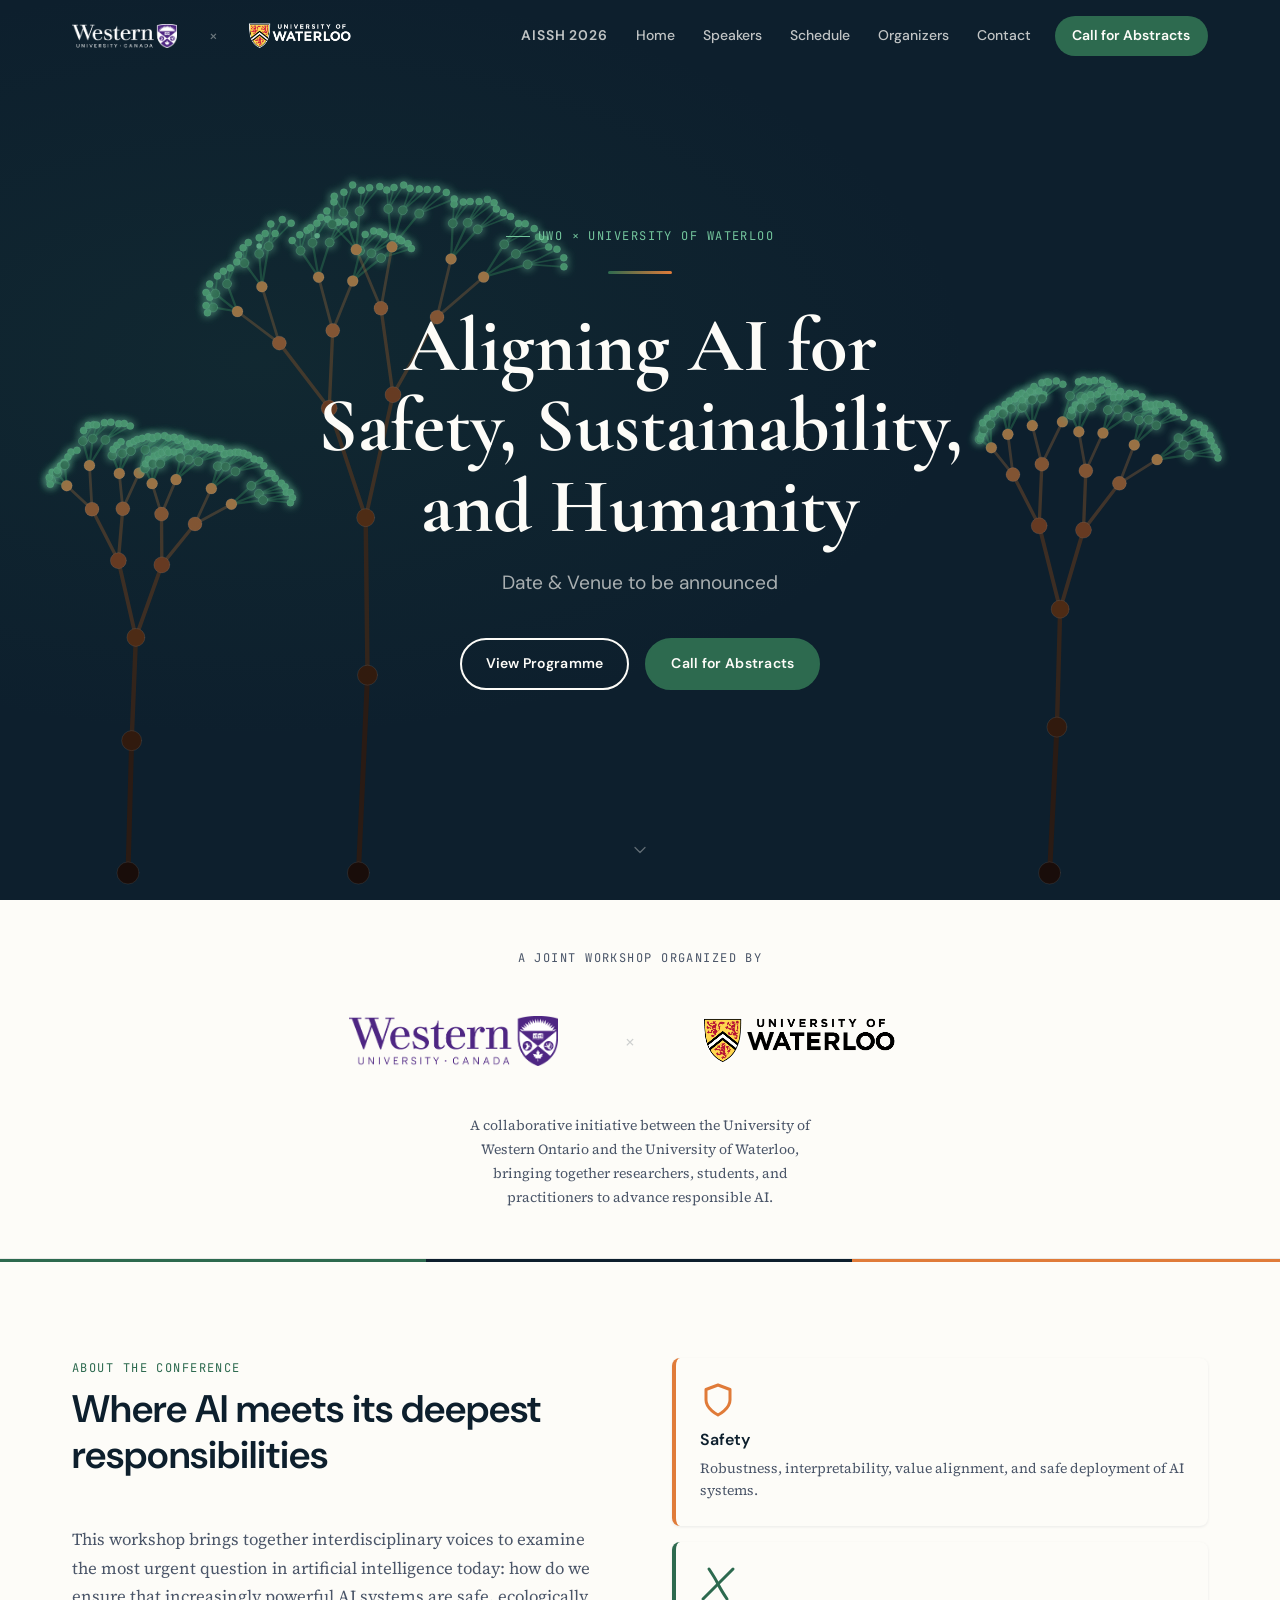
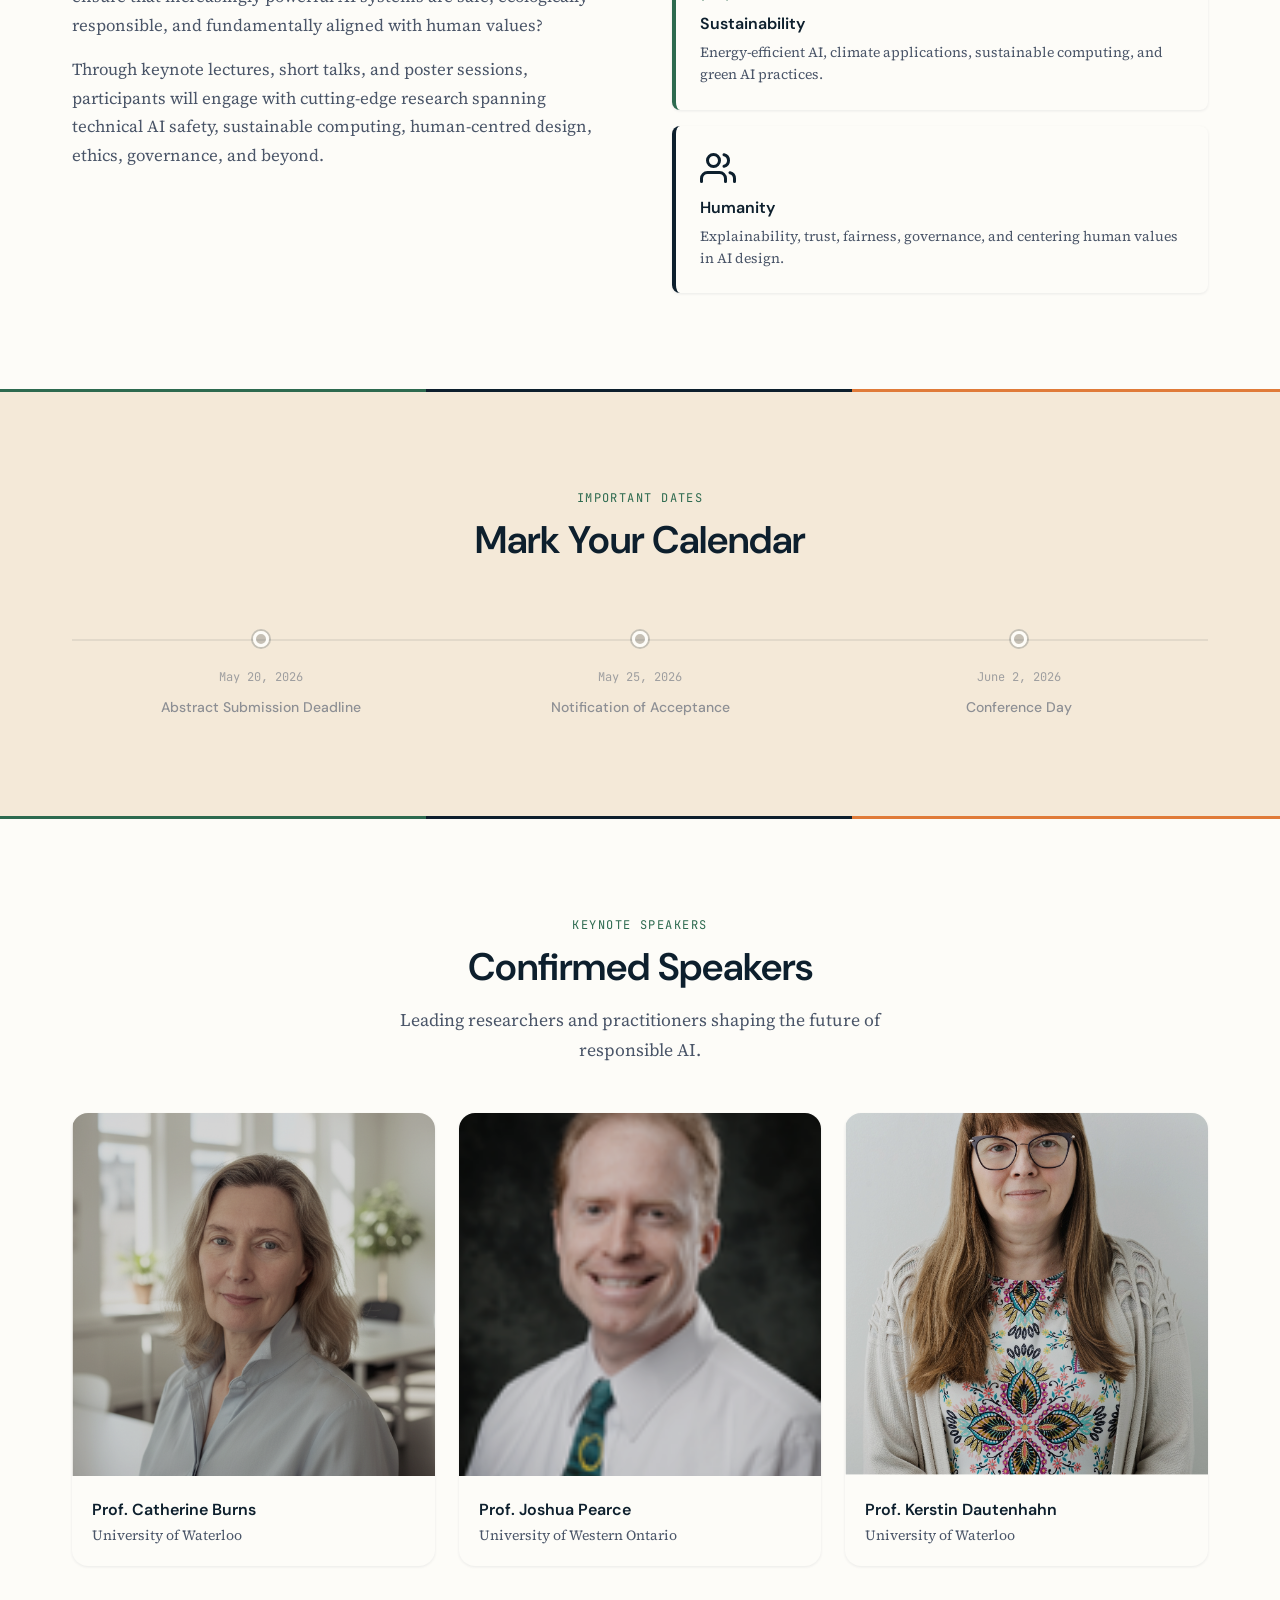
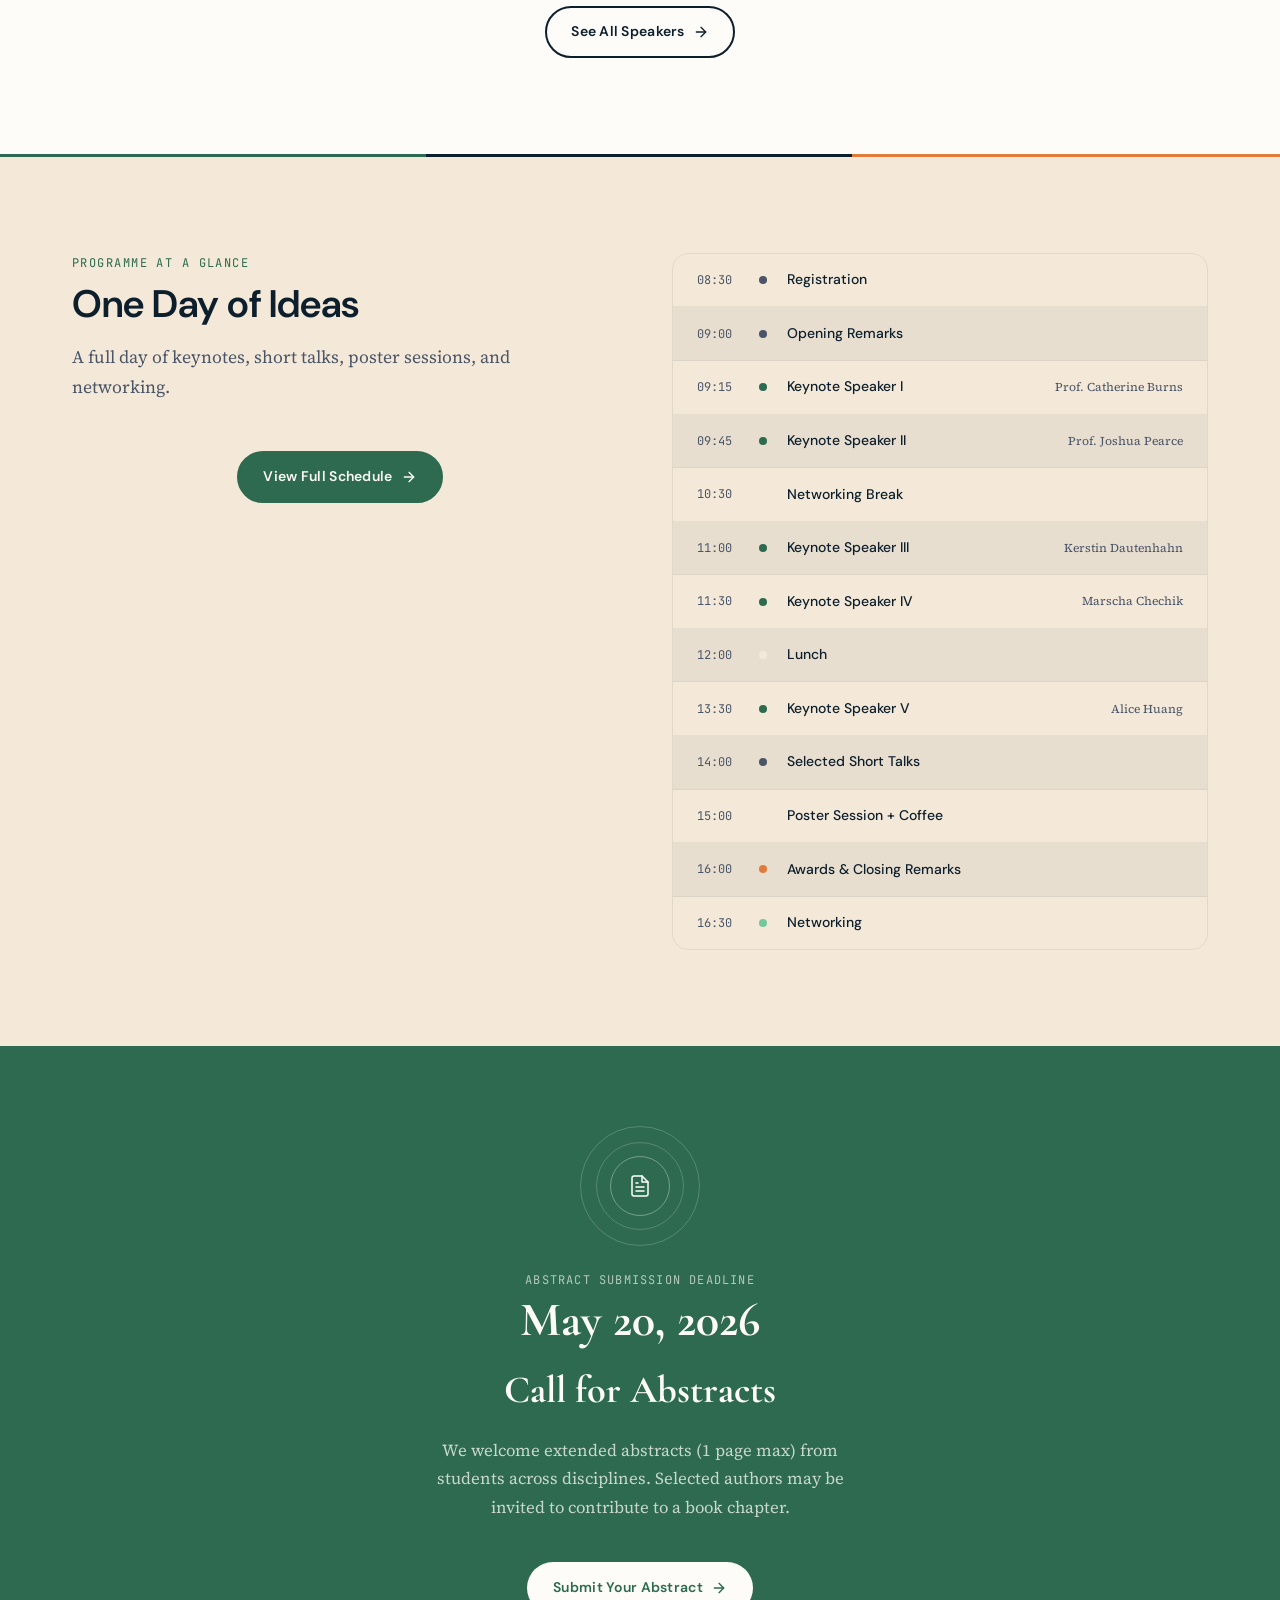
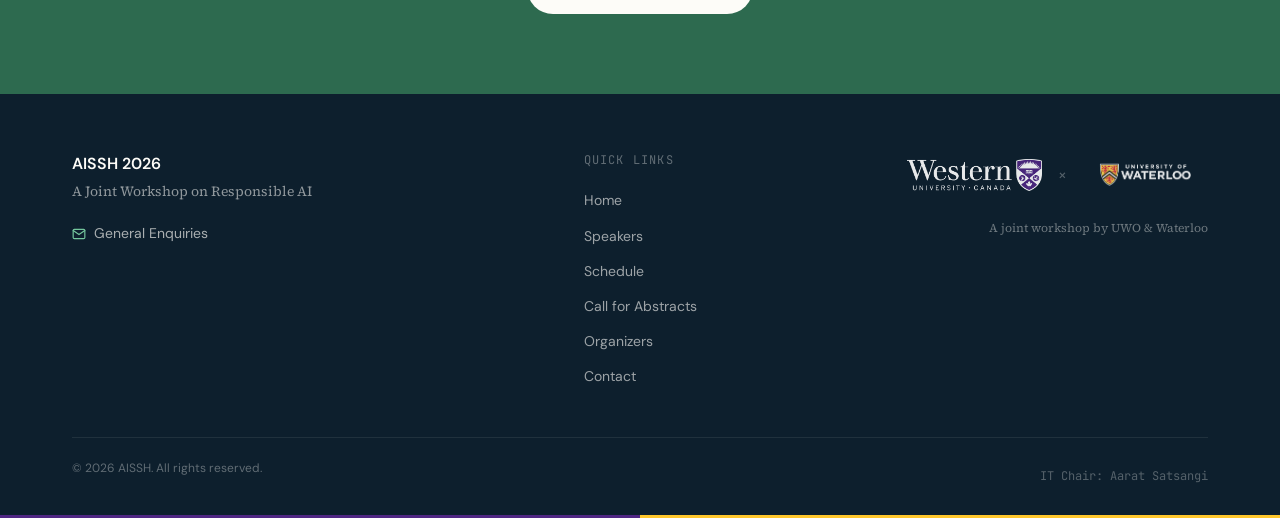
<file: index.html>
<!DOCTYPE html>
<html lang="en">

<head>
  <meta charset="UTF-8">
  <meta name="viewport" content="width=device-width, initial-scale=1.0">
  <meta name="description"
    content="Aligning AI for Safety, Sustainability, and Humanity — a joint workshop by the University of Western Ontario and University of Waterloo.">
  <title>AISSH 2026 — Aligning AI for Safety, Sustainability, and Humanity</title>

  <!-- Fonts -->
  <link rel="preconnect" href="https://fonts.googleapis.com">
  <link rel="preconnect" href="https://fonts.gstatic.com" crossorigin>
  <link
    href="https://fonts.googleapis.com/css2?family=Cormorant+Garamond:wght@600;700&family=DM+Sans:ital,opsz,wght@0,9..40,400;0,9..40,500;0,9..40,600;1,9..40,400&family=Source+Serif+4:ital,opsz,wght@0,8..60,400;0,8..60,600;1,8..60,400&family=JetBrains+Mono:wght@400&display=swap"
    rel="stylesheet">

  <!-- CSS -->
  <link rel="stylesheet" href="css/variables.css">
  <link rel="stylesheet" href="css/base.css">
  <link rel="stylesheet" href="css/layout.css">
  <link rel="stylesheet" href="css/animations.css">
  <link rel="stylesheet" href="css/header.css">
  <link rel="stylesheet" href="css/footer.css">
  <link rel="stylesheet" href="css/hero.css">
  <link rel="stylesheet" href="css/home.css">
</head>

<body class="page-home">

  <!-- ══ HEADER ══════════════════════════════════════════════ -->
  <header class="site-header" role="banner">
    <div class="site-header__inner">
      <a href="index.html" class="site-header__logos" aria-label="AISSH 2026 — Home">
        <img src="assets/logos/uwo-logo-rev.png" alt="University of Western Ontario" class="site-header__logo-img">
        <span class="site-header__logo-sep" aria-hidden="true">×</span>
        <img src="assets/logos/waterloo-logo-rev.png" alt="University of Waterloo" class="site-header__logo-img">
      </a>

      <span class="site-header__wordmark" aria-hidden="true">AISSH 2026</span>

      <nav class="site-nav" aria-label="Main navigation">
        <a href="index.html" class="site-nav__link" data-nav-link>Home</a>
        <a href="speakers.html" class="site-nav__link" data-nav-link>Speakers</a>
        <a href="schedule.html" class="site-nav__link" data-nav-link>Schedule</a>
        <a href="organizers.html" class="site-nav__link" data-nav-link>Organizers</a>
        <a href="contact.html" class="site-nav__link" data-nav-link>Contact</a>
        <a href="call-for-abstracts.html" class="site-nav__link site-nav__cta" data-nav-link>Call for Abstracts</a>
      </nav>

      <button class="site-header__hamburger" aria-label="Open navigation menu" aria-expanded="false"
        aria-controls="mobile-nav">
        <span></span><span></span><span></span>
      </button>
    </div>
  </header>

  <!-- ══ MOBILE NAV ══════════════════════════════════════════ -->
  <nav id="mobile-nav" class="site-nav__mobile" aria-label="Mobile navigation">
    <a href="index.html" class="site-nav__mobile-link" data-nav-link>Home</a>
    <a href="speakers.html" class="site-nav__mobile-link" data-nav-link>Speakers</a>
    <a href="schedule.html" class="site-nav__mobile-link" data-nav-link>Schedule</a>
    <a href="organizers.html" class="site-nav__mobile-link" data-nav-link>Organizers</a>
    <a href="contact.html" class="site-nav__mobile-link" data-nav-link>Contact</a>
    <a href="call-for-abstracts.html" class="site-nav__mobile-cta">Call for Abstracts</a>
  </nav>

  <main id="main-content">

    <!-- ══ § HERO ══════════════════════════════════════════ -->
    <section class="hero" aria-label="Conference hero">

      <!-- Neural-tree canvas (right half, decorative) -->
      <canvas id="tree-canvas" class="hero__canvas" aria-hidden="true"></canvas>

      <div class="hero__content">
        <span class="hero__eyebrow anim-fade-up">UWO × University of Waterloo</span>
        <span class="hero__accent anim-fade-up anim-delay-1" aria-hidden="true"></span>

        <h1 class="hero__headline anim-fade-up anim-delay-2">
          Aligning AI for Safety, Sustainability, and Humanity
        </h1>

        <p class="hero__subline anim-fade-up anim-delay-3" id="hero-date">
          Date &amp; Venue to be announced
        </p>

        <div class="hero__ctas anim-fade-up anim-delay-4">
          <a href="schedule.html" class="btn btn-outline" id="hero-cta-schedule">View Programme</a>
          <a href="call-for-abstracts.html" class="btn btn-primary" id="hero-cta-submit">Call for Abstracts</a>
        </div>
      </div>

      <a href="#hosted-by" class="hero__scroll" aria-label="Scroll down">
        <svg xmlns="http://www.w3.org/2000/svg" width="20" height="20" viewBox="0 0 24 24" fill="none"
          stroke="currentColor" stroke-width="1.5" stroke-linecap="round" stroke-linejoin="round" aria-hidden="true">
          <polyline points="6 9 12 15 18 9" />
        </svg>
      </a>
    </section>

    <!-- ══ § HOSTED BY ══════════════════════════════════════════ -->
    <section class="hosted-by" id="hosted-by" aria-label="Hosted by">
      <div class="container">
        <div class="hosted-by__inner">
          <span class="hosted-by__label">A joint workshop organized by</span>
          <div class="hosted-by__logos">
            <img src="assets/logos/uwo-logo.png" alt="University of Western Ontario" class="hosted-by__logo">
            <span class="hosted-by__sep" aria-hidden="true">×</span>
            <img src="assets/logos/waterloo-logo.png" alt="University of Waterloo" class="hosted-by__logo">
          </div>
          <p class="hosted-by__description">
            A collaborative initiative between the University of Western Ontario and the University of Waterloo,
            bringing together researchers, students, and practitioners to advance responsible AI.
          </p>
        </div>
      </div>
    </section>

    <hr class="split-rule section-divider" aria-hidden="true">

    <!-- ══ § ABOUT ═══════════════════════════════════════════════ -->
    <section class="section" id="about" aria-labelledby="about-title">
      <div class="container">
        <div class="two-col">
          <!-- Left: description -->
          <div>
            <div class="section-header reveal">
              <span class="section-label">About the Conference</span>
              <h2 class="section-title" id="about-title">Where AI meets its deepest responsibilities</h2>
            </div>
            <p class="about__description reveal anim-delay-1">
              This workshop brings together interdisciplinary voices to examine the most urgent question
              in artificial intelligence today: how do we ensure that increasingly powerful AI systems
              are safe, ecologically responsible, and fundamentally aligned with human values?
            </p>
            <p class="about__description reveal anim-delay-2" style="margin-top:1rem;">
              Through keynote lectures, short talks, and poster sessions, participants will engage
              with cutting-edge research spanning technical AI safety, sustainable computing,
              human-centred design, ethics, governance, and beyond.
            </p>
          </div>

          <!-- Right: pillar cards -->
          <div class="about__pillars">
            <article class="pillar-card pillar-card--safety reveal">
              <svg class="pillar-card__icon" xmlns="http://www.w3.org/2000/svg" viewBox="0 0 24 24" fill="none"
                stroke="currentColor" stroke-width="2" stroke-linecap="round" stroke-linejoin="round"
                aria-hidden="true">
                <path d="M12 22s8-4 8-10V5l-8-3-8 3v7c0 6 8 10 8 10z" />
              </svg>
              <h3 class="pillar-card__title">Safety</h3>
              <p class="pillar-card__desc">Robustness, interpretability, value alignment, and safe deployment of AI
                systems.</p>
            </article>
            <article class="pillar-card pillar-card--sustain reveal anim-delay-1">
              <svg class="pillar-card__icon" xmlns="http://www.w3.org/2000/svg" viewBox="0 0 24 24" fill="none"
                stroke="currentColor" stroke-width="2" stroke-linecap="round" stroke-linejoin="round"
                aria-hidden="true">
                <path d="M2 22 C2 22 7 17 12 12 C17 7 22 2 22 2" />
                <path d="M6 2 C6 2 10 8 12 12 C14 16 18 22 18 22" />
              </svg>
              <h3 class="pillar-card__title">Sustainability</h3>
              <p class="pillar-card__desc">Energy-efficient AI, climate applications, sustainable computing, and green
                AI practices.</p>
            </article>
            <article class="pillar-card pillar-card--humanity reveal anim-delay-2">
              <svg class="pillar-card__icon" xmlns="http://www.w3.org/2000/svg" viewBox="0 0 24 24" fill="none"
                stroke="currentColor" stroke-width="2" stroke-linecap="round" stroke-linejoin="round"
                aria-hidden="true">
                <path d="M17 21v-2a4 4 0 0 0-4-4H5a4 4 0 0 0-4 4v2" />
                <circle cx="9" cy="7" r="4" />
                <path d="M23 21v-2a4 4 0 0 0-3-3.87" />
                <path d="M16 3.13a4 4 0 0 1 0 7.75" />
              </svg>
              <h3 class="pillar-card__title">Humanity</h3>
              <p class="pillar-card__desc">Explainability, trust, fairness, governance, and centering human values in AI
                design.</p>
            </article>
          </div>
        </div>
      </div>
    </section>

    <hr class="split-rule section-divider" aria-hidden="true">

    <!-- ══ § KEY DATES ═══════════════════════════════════════════ -->
    <section class="section section--sand" id="key-dates" aria-labelledby="dates-title">
      <div class="container">
        <div class="section-header section-header--center reveal">
          <span class="section-label">Important Dates</span>
          <h2 class="section-title" id="dates-title">Mark Your Calendar</h2>
        </div>
        <div class="key-dates__timeline" id="key-dates-list" aria-label="Key dates timeline">
          <!-- Injected by home.js -->
          <p class="text-center" style="color:var(--color-slate); padding:2rem 0;">Loading dates…</p>
        </div>
      </div>
    </section>

    <hr class="split-rule section-divider" aria-hidden="true">

    <!-- ══ § KEYNOTE SPEAKERS PREVIEW ══════════════════════════ -->
    <section class="section" id="speakers" aria-labelledby="speakers-preview-title">
      <div class="container">
        <div class="section-header section-header--center reveal">
          <span class="section-label">Keynote Speakers</span>
          <h2 class="section-title" id="speakers-preview-title">Confirmed Speakers</h2>
          <p class="section-subtitle">Leading researchers and practitioners shaping the future of responsible AI.</p>
        </div>
        <div class="card-grid card-grid--4" id="speakers-preview-grid" aria-label="Speaker preview cards">
          <!-- Injected by home.js -->
        </div>
        <div class="speaker-preview__see-all reveal">
          <a href="speakers.html" class="btn btn-outline-dark" id="see-all-speakers-link">
            See All Speakers
            <svg xmlns="http://www.w3.org/2000/svg" width="16" height="16" viewBox="0 0 24 24" fill="none"
              stroke="currentColor" stroke-width="2" stroke-linecap="round" stroke-linejoin="round" aria-hidden="true">
              <line x1="5" y1="12" x2="19" y2="12" />
              <polyline points="12 5 19 12 12 19" />
            </svg>
          </a>
        </div>
      </div>
    </section>

    <hr class="split-rule section-divider" aria-hidden="true">

    <!-- ══ § QUICK SCHEDULE ════════════════════════════════════ -->
    <section class="section section--sand" id="quick-schedule" aria-labelledby="schedule-preview-title">
      <div class="container">
        <div class="two-col">
          <div>
            <div class="section-header reveal">
              <span class="section-label">Programme at a Glance</span>
              <h2 class="section-title" id="schedule-preview-title">One Day of Ideas</h2>
              <p class="section-subtitle">A full day of keynotes, short talks, poster sessions, and networking.</p>
            </div>
            <div class="quick-schedule__link reveal">
              <a href="schedule.html" class="btn btn-primary" id="full-schedule-link">
                View Full Schedule
                <svg xmlns="http://www.w3.org/2000/svg" width="16" height="16" viewBox="0 0 24 24" fill="none"
                  stroke="currentColor" stroke-width="2" stroke-linecap="round" stroke-linejoin="round"
                  aria-hidden="true">
                  <line x1="5" y1="12" x2="19" y2="12" />
                  <polyline points="12 5 19 12 12 19" />
                </svg>
              </a>
            </div>
          </div>
          <div id="quick-schedule-list" class="quick-schedule__list reveal anim-delay-1"
            aria-label="Quick schedule overview">
            <!-- Injected by home.js -->
          </div>
        </div>
      </div>
    </section>

    <!-- ══ § CFP BANNER ════════════════════════════════════════ -->
    <section class="cfp-banner" id="cfp" aria-labelledby="cfp-title">
      <div class="container">
        <div class="cfp-banner__inner">
          <div class="cfp-banner__rings" aria-hidden="true">
            <div class="cfp-banner__rings-inner">
              <svg xmlns="http://www.w3.org/2000/svg" width="24" height="24" viewBox="0 0 24 24" fill="none"
                stroke="white" stroke-width="1.5" stroke-linecap="round" stroke-linejoin="round">
                <path d="M14 2H6a2 2 0 0 0-2 2v16a2 2 0 0 0 2 2h12a2 2 0 0 0 2-2V8z" />
                <polyline points="14 2 14 8 20 8" />
                <line x1="16" y1="13" x2="8" y2="13" />
                <line x1="16" y1="17" x2="8" y2="17" />
                <polyline points="10 9 9 9 8 9" />
              </svg>
            </div>
          </div>
          <div>
            <span class="cfp-banner__deadline-label">Abstract Submission Deadline</span>
            <span class="cfp-banner__deadline-date" id="cfp-deadline-display">To be announced</span>
          </div>
          <h2 class="cfp-banner__title" id="cfp-title">Call for Abstracts</h2>
          <p class="cfp-banner__subtitle">
            We welcome extended abstracts (1 page max) from students across disciplines.
            Selected authors may be invited to contribute to a book chapter.
          </p>
          <a href="call-for-abstracts.html" class="btn cfp-banner__cta" id="cfp-banner-submit-btn">
            Submit Your Abstract
            <svg xmlns="http://www.w3.org/2000/svg" width="16" height="16" viewBox="0 0 24 24" fill="none"
              stroke="currentColor" stroke-width="2" stroke-linecap="round" stroke-linejoin="round" aria-hidden="true">
              <line x1="5" y1="12" x2="19" y2="12" />
              <polyline points="12 5 19 12 12 19" />
            </svg>
          </a>
        </div>
      </div>
    </section>

  </main>

  <!-- ══ FOOTER ═══════════════════════════════════════════════ -->
  <footer class="site-footer" role="contentinfo">
    <div class="container">
      <div class="site-footer__body">
        <div class="site-footer__identity">
          <p class="site-footer__conf-name">AISSH 2026</p>
          <p class="site-footer__tagline">Aligning AI for Safety, Sustainability, and Humanity</p>
          <ul class="site-footer__contact-list">
            <li class="site-footer__contact-item">
              <svg xmlns="http://www.w3.org/2000/svg" width="14" height="14" viewBox="0 0 24 24" fill="none"
                stroke="currentColor" stroke-width="2" stroke-linecap="round" stroke-linejoin="round"
                aria-hidden="true">
                <path d="M4 4h16c1.1 0 2 .9 2 2v12c0 1.1-.9 2-2 2H4c-1.1 0-2-.9-2-2V6c0-1.1.9-2 2-2z" />
                <polyline points="22,6 12,13 2,6" />
              </svg>
              <a href="contact.html">General Enquiries</a>
            </li>
          </ul>
        </div>

        <nav class="site-footer__nav" aria-label="Footer navigation">
          <p class="site-footer__nav-heading">Quick Links</p>
          <ul class="site-footer__nav-list">
            <li><a href="index.html" class="site-footer__nav-link">Home</a></li>
            <li><a href="speakers.html" class="site-footer__nav-link">Speakers</a></li>
            <li><a href="schedule.html" class="site-footer__nav-link">Schedule</a></li>
            <li><a href="call-for-abstracts.html" class="site-footer__nav-link">Call for Abstracts</a></li>
            <li><a href="organizers.html" class="site-footer__nav-link">Organizers</a></li>
            <li><a href="contact.html" class="site-footer__nav-link">Contact</a></li>
          </ul>
        </nav>

        <div class="site-footer__universities">
          <div class="site-footer__uni-strip">
            <img src="assets/logos/uwo-logo-rev.png" alt="University of Western Ontario" class="site-footer__uni-logo">
            <span class="site-footer__uni-sep" aria-hidden="true">×</span>
            <img src="assets/logos/waterloo-logo-rev.png" alt="University of Waterloo" class="site-footer__uni-logo">
          </div>
          <p class="site-footer__uni-label">A joint workshop by UWO &amp; Waterloo</p>
        </div>
      </div>

      <div class="site-footer__bottom">
        <p class="site-footer__copyright">© <span class="footer-year">2026</span> AISSH. All rights reserved.</p>
        <p class="site-footer__credit">IT Chair: Aarat Satsangi</p>
      </div>
    </div>
    <div class="site-footer__uni-bar" aria-hidden="true"></div>
  </footer>

  <!-- ══ SCRIPTS ══════════════════════════════════════════════ -->
  <script src="js/main.js"></script>
  <script src="js/home.js"></script>
  <script src="js/tree.js"></script>
</body>

</html>
</file>
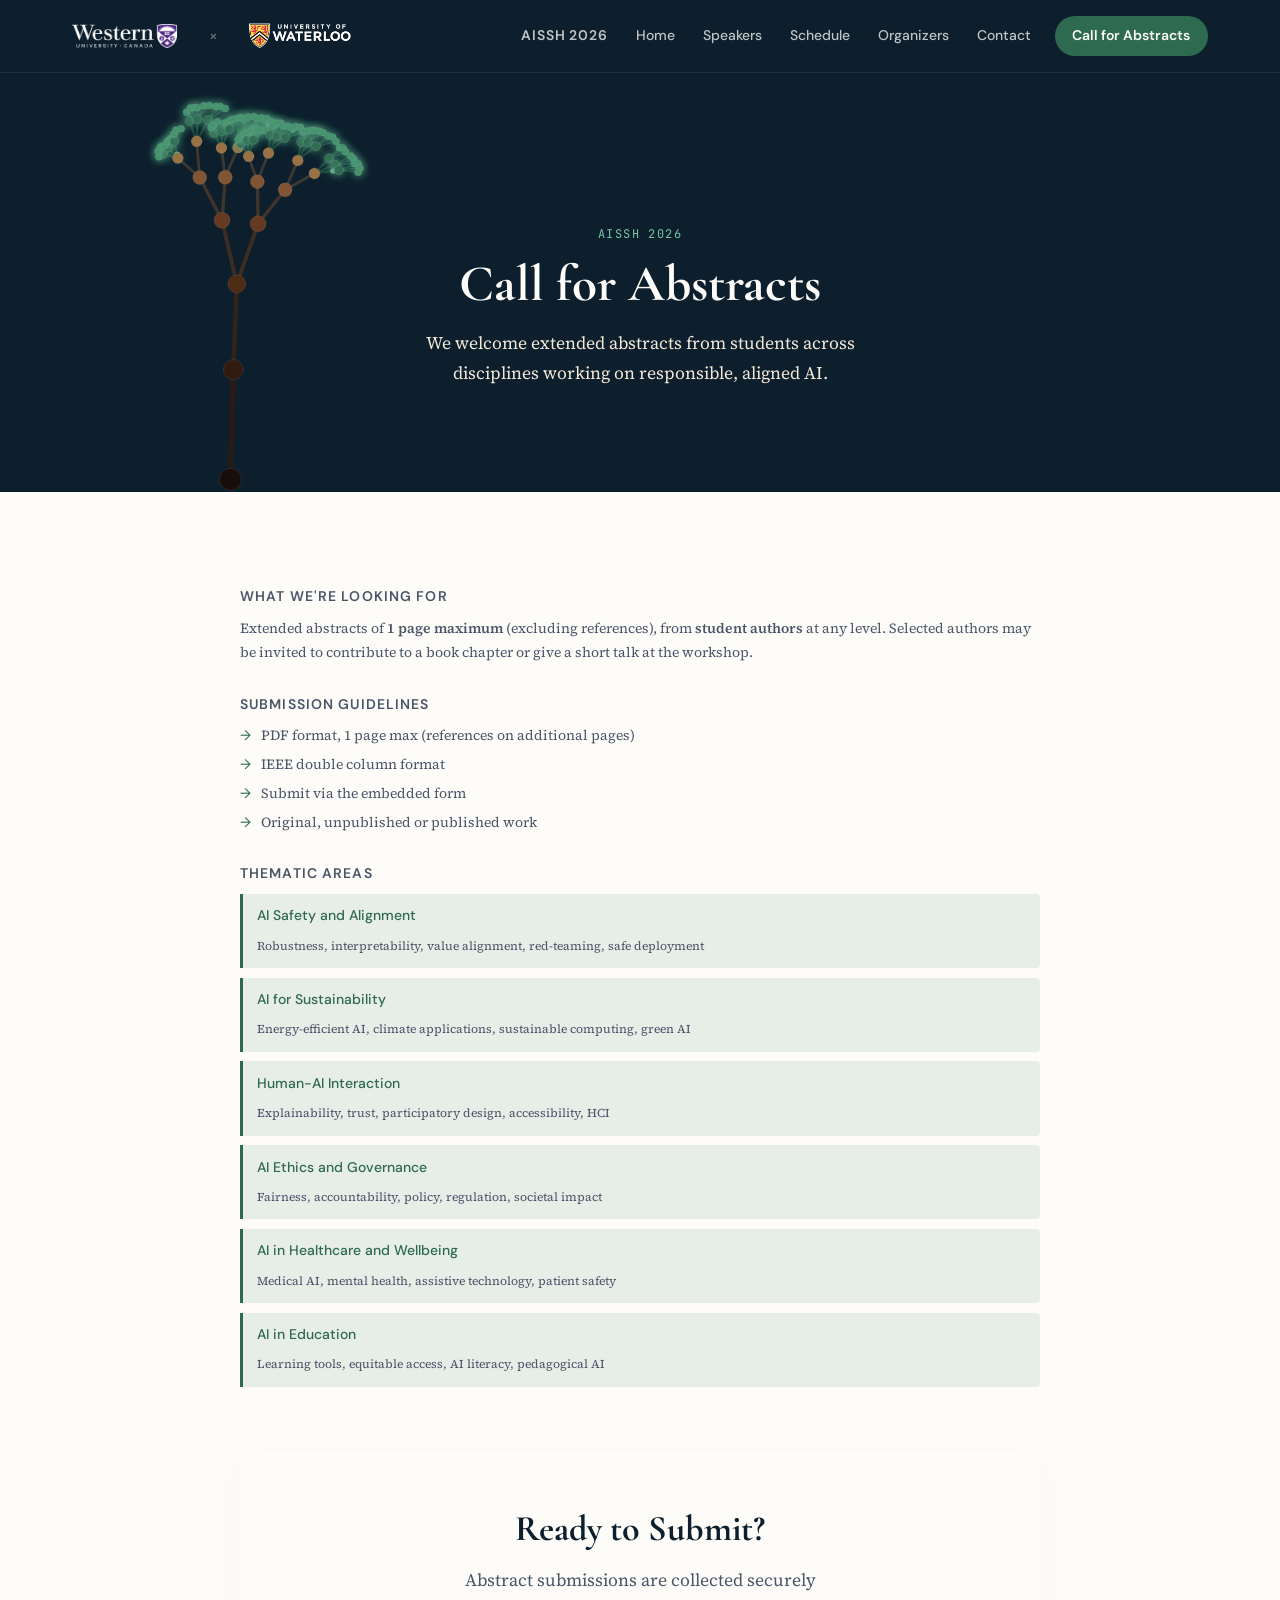
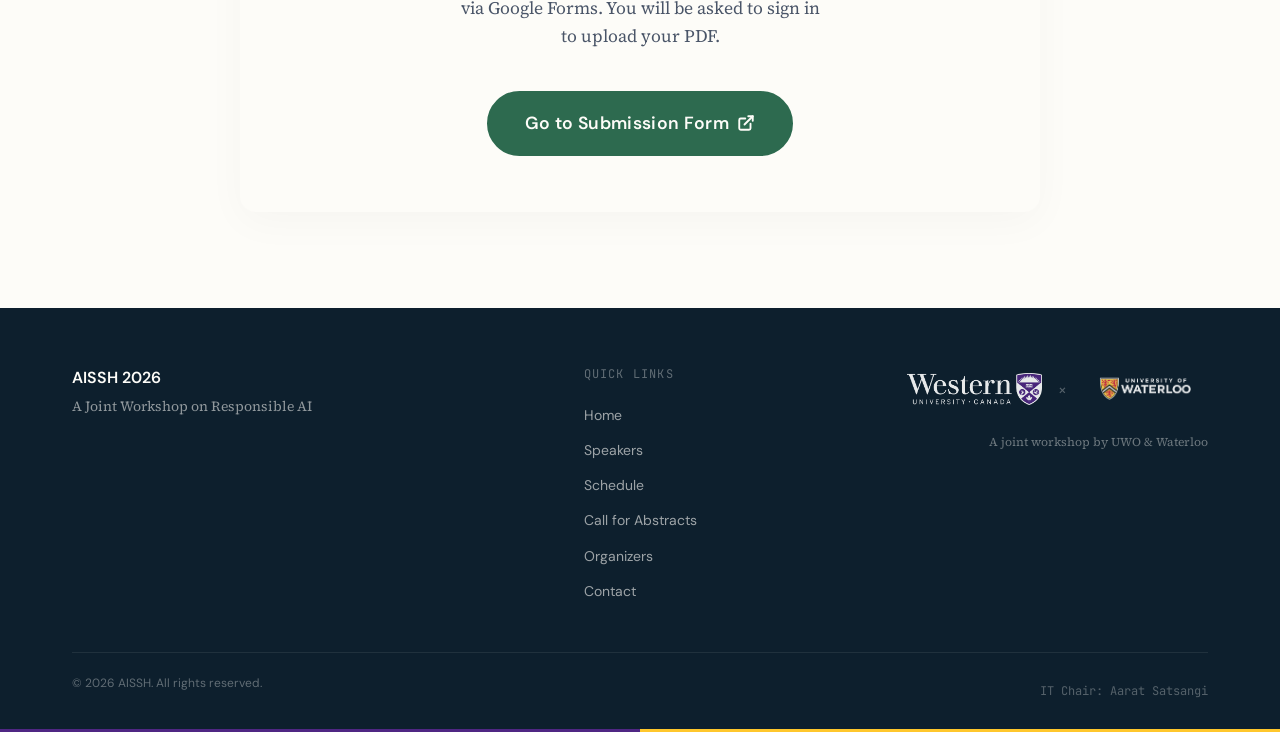
<file: call-for-abstracts.html>
<!DOCTYPE html>
<html lang="en">

<head>
  <meta charset="UTF-8">
  <meta name="viewport" content="width=device-width, initial-scale=1.0">
  <meta name="description"
    content="Call for Abstracts — submit your extended abstract to AISSH 2026. Open to students across disciplines working on AI safety, sustainability, and humanity.">
  <title>Call for Abstracts | AISSH 2026</title>

  <link rel="preconnect" href="https://fonts.googleapis.com">
  <link rel="preconnect" href="https://fonts.gstatic.com" crossorigin>
  <link
    href="https://fonts.googleapis.com/css2?family=Cormorant+Garamond:wght@600;700&family=DM+Sans:ital,opsz,wght@0,9..40,400;0,9..40,500;0,9..40,600;1,9..40,400&family=Source+Serif+4:ital,opsz,wght@0,8..60,400;0,8..60,600;1,8..60,400&family=JetBrains+Mono:wght@400&display=swap"
    rel="stylesheet">

  <link rel="stylesheet" href="css/variables.css">
  <link rel="stylesheet" href="css/base.css">
  <link rel="stylesheet" href="css/layout.css">
  <link rel="stylesheet" href="css/hero.css">
  <link rel="stylesheet" href="css/animations.css">
  <link rel="stylesheet" href="css/header.css">
  <link rel="stylesheet" href="css/footer.css">
  <link rel="stylesheet" href="css/form.css">
</head>

<body class="page-cfp">

  <header class="site-header" role="banner">
    <div class="site-header__inner">
      <a href="index.html" class="site-header__logos" aria-label="AISSH 2026 — Home">
        <img src="assets/logos/uwo-logo-rev.png" alt="University of Western Ontario" class="site-header__logo-img">
        <span class="site-header__logo-sep" aria-hidden="true">×</span>
        <img src="assets/logos/waterloo-logo-rev.png" alt="University of Waterloo" class="site-header__logo-img">
      </a>
      <span class="site-header__wordmark" aria-hidden="true">AISSH 2026</span>
      <nav class="site-nav" aria-label="Main navigation">
        <a href="index.html" class="site-nav__link" data-nav-link>Home</a>
        <a href="speakers.html" class="site-nav__link" data-nav-link>Speakers</a>
        <a href="schedule.html" class="site-nav__link" data-nav-link>Schedule</a>
        <a href="organizers.html" class="site-nav__link" data-nav-link>Organizers</a>
        <a href="contact.html" class="site-nav__link" data-nav-link>Contact</a>
        <a href="call-for-abstracts.html" class="site-nav__link site-nav__cta" data-nav-link>Call for Abstracts</a>
      </nav>
      <button class="site-header__hamburger" aria-label="Open navigation menu" aria-expanded="false"
        aria-controls="mobile-nav">
        <span></span><span></span><span></span>
      </button>
    </div>
  </header>

  <nav id="mobile-nav" class="site-nav__mobile" aria-label="Mobile navigation">
    <a href="index.html" class="site-nav__mobile-link" data-nav-link>Home</a>
    <a href="speakers.html" class="site-nav__mobile-link" data-nav-link>Speakers</a>
    <a href="schedule.html" class="site-nav__mobile-link" data-nav-link>Schedule</a>
    <a href="organizers.html" class="site-nav__mobile-link" data-nav-link>Organizers</a>
    <a href="contact.html" class="site-nav__mobile-link" data-nav-link>Contact</a>
    <a href="call-for-abstracts.html" class="site-nav__mobile-cta">Call for Abstracts</a>
  </nav>
  <main id="main-content">

    <!-- Page Hero -->
    <div class="page-hero">
      <canvas id="tree-canvas" class="hero__canvas" aria-hidden="true"></canvas>
      <div class="container">
        <span class="page-hero__label">AISSH 2026</span>
        <h1 class="page-hero__title">Call for Abstracts</h1>
        <p class="page-hero__subtitle">We welcome extended abstracts from students across disciplines working on
          responsible, aligned AI.</p>
      </div>
    </div>

    <section class="section" aria-label="Call for abstracts and submission form">
      <div class="container">
        <div style="max-width: 800px; margin-inline: auto;">

          <!-- ── Info section ─────────────────────────────── -->
          <div aria-label="Submission information">

            <div class="cfp-info__section reveal">
              <h2 class="cfp-info__section-title">What We're Looking For</h2>
              <p style="font-size:var(--text-small); color:var(--color-slate); line-height:1.7;">
                Extended abstracts of <strong>1 page maximum</strong> (excluding references), from
                <strong>student authors</strong> at any level. Selected authors may be invited to
                contribute to a book chapter or give a short talk at the workshop.
              </p>
            </div>

            <div class="cfp-info__section reveal anim-delay-1">
              <h2 class="cfp-info__section-title">Submission Guidelines</h2>
              <ul class="cfp-guideline-list">
                <li class="cfp-guideline-item">PDF format, 1 page max (references on additional pages)</li>
                <li class="cfp-guideline-item">IEEE double column format</li>
                <li class="cfp-guideline-item">Submit via the embedded form</li>
                <li class="cfp-guideline-item">Original, unpublished or published work</li>
              </ul>
            </div>

            <div class="cfp-info__section reveal anim-delay-2" style="margin-bottom: 4rem;">
              <h2 class="cfp-info__section-title">Thematic Areas</h2>
              <div class="cfp-area-list" id="cfp-areas-list">
                <!-- Injected by form.js reading areas.json -->
                <p style="font-size:var(--text-small); color:var(--color-slate);">Loading…</p>
              </div>
            </div>

          </div>

          <!-- ── Submission Link Card ───────────────────────────── -->
          <div class="reveal anim-delay-3">
            <div style="background-color: var(--color-white); padding: 3.5rem 2rem; border-radius: var(--radius-lg); border: 1px solid var(--color-deep-10); text-align: center; box-shadow: 0 10px 40px rgba(0,0,0,0.03);">
              <h2 style="font-family: var(--font-display); font-size: 2.25rem; font-weight: 700; color: var(--color-deep); margin-bottom: 1rem;">Ready to Submit?</h2>
              <p style="color: var(--color-slate); margin-bottom: 2.5rem; line-height: 1.6; font-size: 1.1rem; max-width: 40ch; margin-inline: auto;">
                Abstract submissions are collected securely via Google Forms. You will be asked to sign in to upload your PDF.
              </p>
              <a href="https://docs.google.com/forms/d/e/1FAIpQLSc29Hqjt8fINBQx_fYsAO8hVOtPtOV0X7slFe8G4czQ8H5ktw/viewform?usp=dialog" 
                 target="_blank" rel="noopener noreferrer" 
                 class="btn btn-primary" 
                 style="display: inline-flex; align-items: center; gap: 0.5rem; padding: 1rem 2.25rem; font-size: 1.1rem; border-radius: var(--radius-full);">
                Go to Submission Form
                <svg xmlns="http://www.w3.org/2000/svg" width="18" height="18" viewBox="0 0 24 24" fill="none" stroke="currentColor" stroke-width="2.5" stroke-linecap="round" stroke-linejoin="round" aria-hidden="true"><path d="M18 13v6a2 2 0 0 1-2 2H5a2 2 0 0 1-2-2V8a2 2 0 0 1 2-2h6"></path><polyline points="15 3 21 3 21 9"></polyline><line x1="10" y1="14" x2="21" y2="3"></line></svg>
              </a>
            </div>
          </div>

        </div>
      </div>
    </section>



  </main>

  <footer class="site-footer" role="contentinfo">
    <div class="container">
      <div class="site-footer__body">
        <div class="site-footer__identity">
          <p class="site-footer__conf-name">AISSH 2026</p>
          <p class="site-footer__tagline">Aligning AI for Safety, Sustainability, and Humanity</p>
        </div>
        <nav class="site-footer__nav" aria-label="Footer navigation">
          <p class="site-footer__nav-heading">Quick Links</p>
          <ul class="site-footer__nav-list">
            <li><a href="index.html" class="site-footer__nav-link">Home</a></li>
            <li><a href="speakers.html" class="site-footer__nav-link">Speakers</a></li>
            <li><a href="schedule.html" class="site-footer__nav-link">Schedule</a></li>
            <li><a href="call-for-abstracts.html" class="site-footer__nav-link">Call for Abstracts</a></li>
            <li><a href="organizers.html" class="site-footer__nav-link">Organizers</a></li>
            <li><a href="contact.html" class="site-footer__nav-link">Contact</a></li>
          </ul>
        </nav>
        <div class="site-footer__universities">
          <div class="site-footer__uni-strip">
            <img src="assets/logos/uwo-logo-rev.png" alt="University of Western Ontario" class="site-footer__uni-logo">
            <span class="site-footer__uni-sep" aria-hidden="true">×</span>
            <img src="assets/logos/waterloo-logo-rev.png" alt="University of Waterloo" class="site-footer__uni-logo">
          </div>
          <p class="site-footer__uni-label">A joint workshop by UWO &amp; Waterloo</p>
        </div>
      </div>
      <div class="site-footer__bottom">
        <p class="site-footer__copyright">© <span class="footer-year">2026</span> AISSH. All rights reserved.</p>
        <p class="site-footer__credit">IT Chair: Aarat Satsangi</p>
      </div>
    </div>
    <div class="site-footer__uni-bar" aria-hidden="true"></div>
  </footer>

  <script src="js/main.js"></script>
  <script src="js/form.js"></script>
  <script src="js/tree.js"></script>
</body>

</html>
</file>
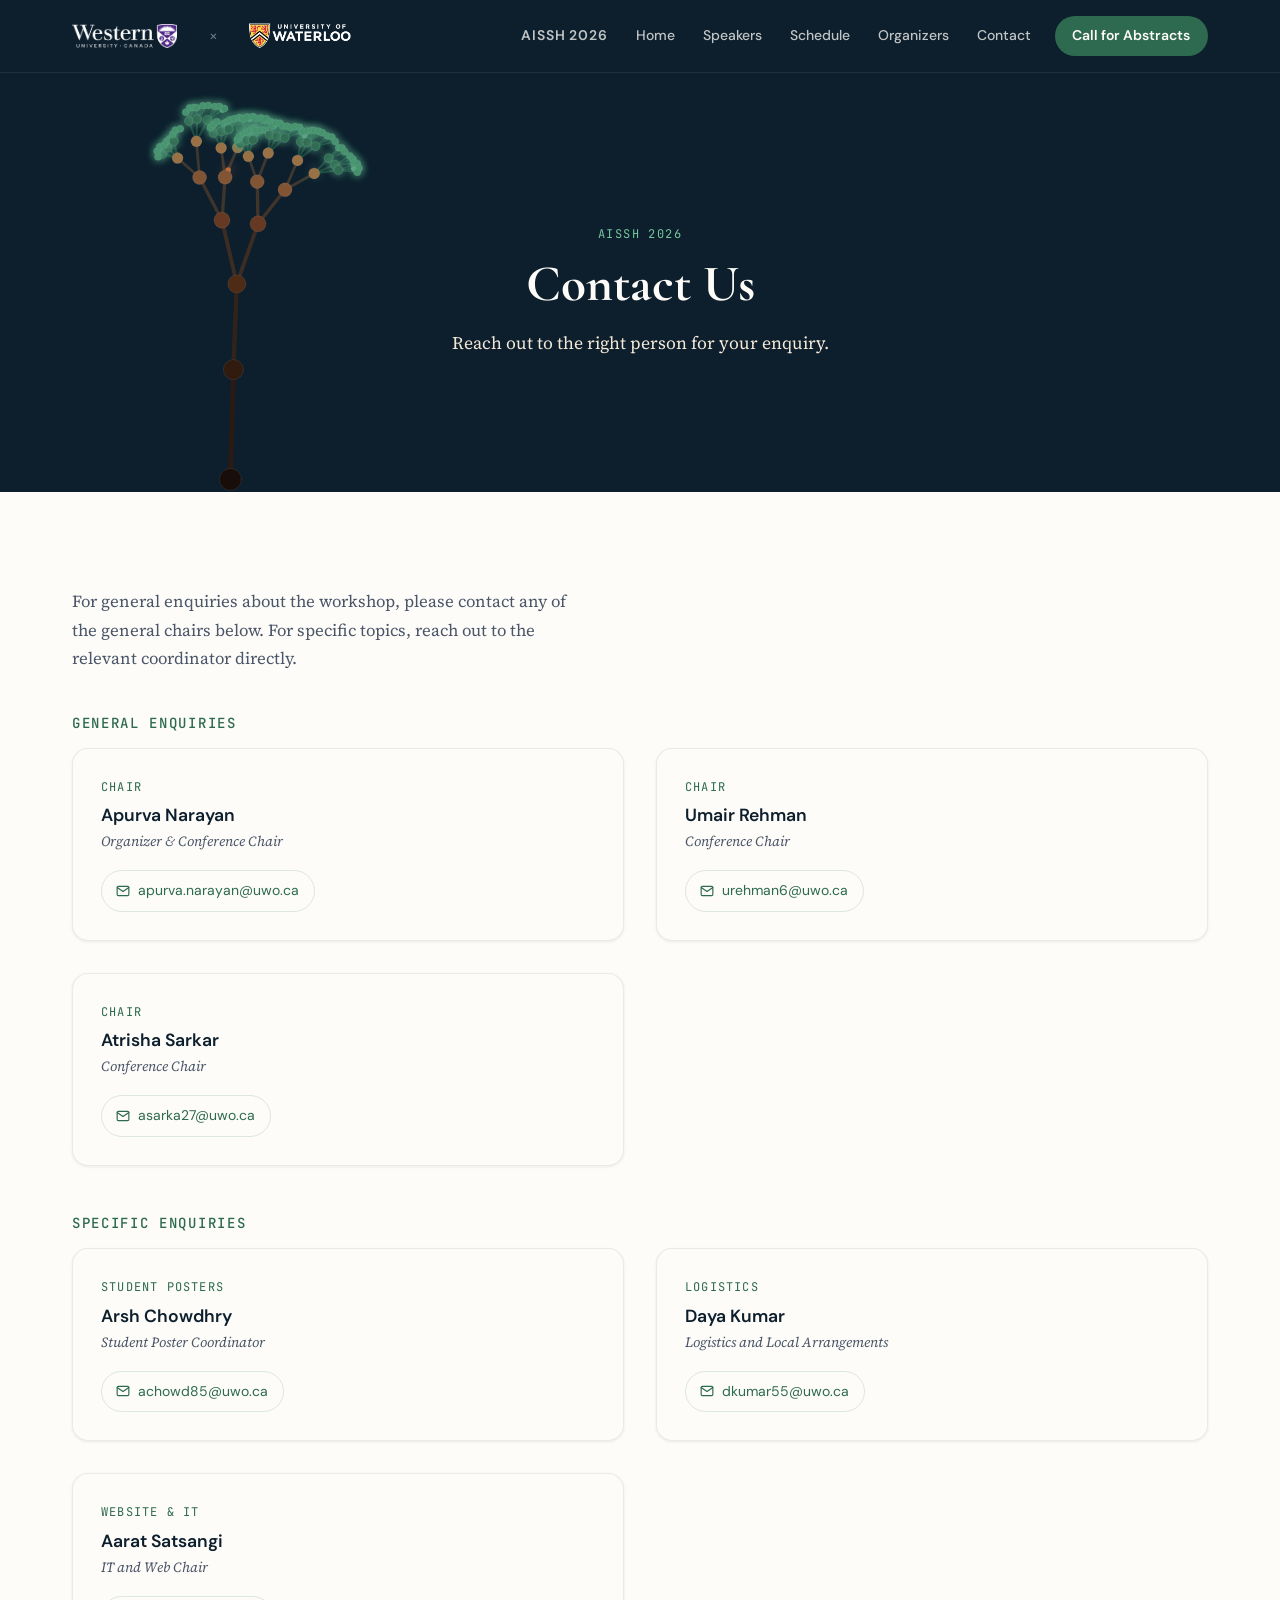
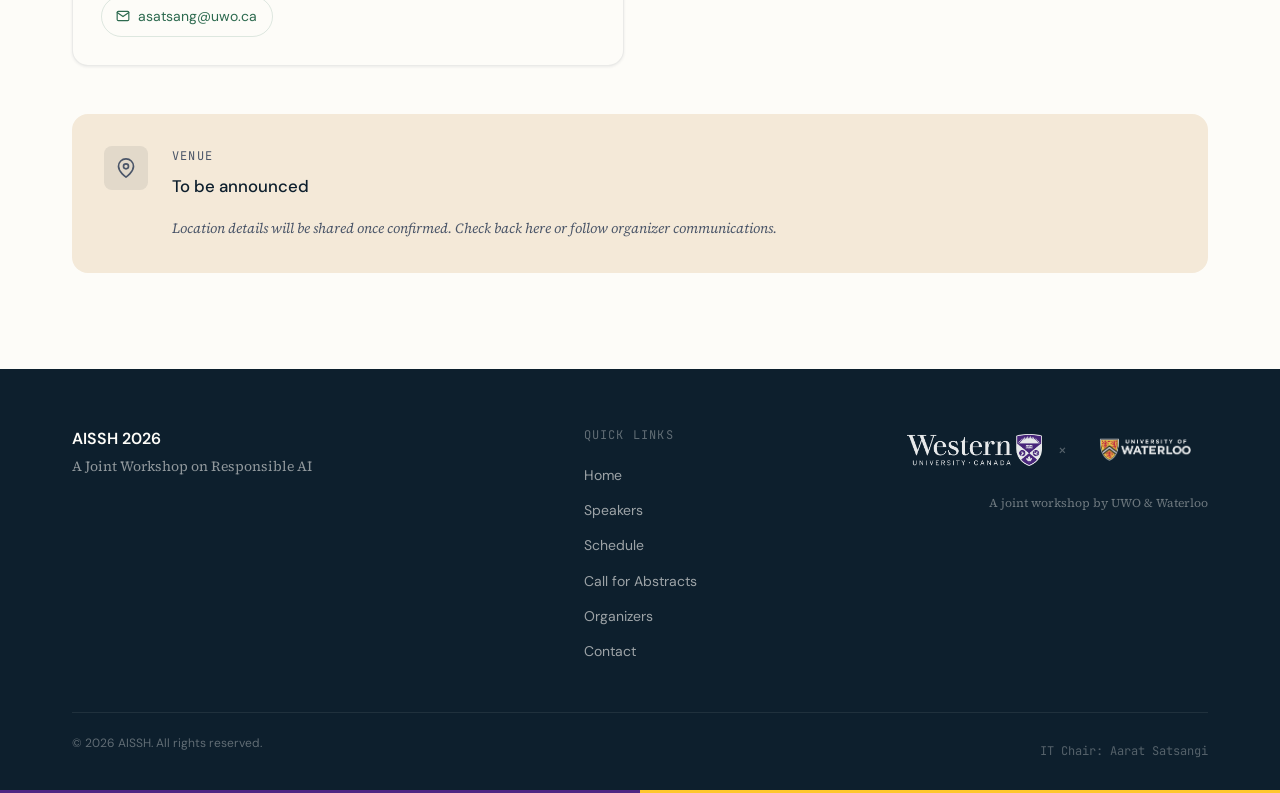
<file: contact.html>
<!DOCTYPE html>
<html lang="en">

<head>
  <meta charset="UTF-8">
  <meta name="viewport" content="width=device-width, initial-scale=1.0">
  <meta name="description"
    content="Contact the AISSH 2026 organizing committee for general enquiries, poster submissions, logistics, or web support.">
  <title>Contact | AISSH 2026</title>
  <link rel="preconnect" href="https://fonts.googleapis.com">
  <link rel="preconnect" href="https://fonts.gstatic.com" crossorigin>
  <link
    href="https://fonts.googleapis.com/css2?family=Cormorant+Garamond:wght@600;700&family=DM+Sans:ital,opsz,wght@0,9..40,400;0,9..40,500;0,9..40,600;1,9..40,400&family=Source+Serif+4:ital,opsz,wght@0,8..60,400;0,8..60,600;1,8..60,400&family=JetBrains+Mono:wght@400&display=swap"
    rel="stylesheet">
  <link rel="stylesheet" href="css/variables.css">
  <link rel="stylesheet" href="css/base.css">
  <link rel="stylesheet" href="css/layout.css">
  <link rel="stylesheet" href="css/hero.css">
  <link rel="stylesheet" href="css/animations.css">
  <link rel="stylesheet" href="css/header.css">
  <link rel="stylesheet" href="css/footer.css">
  <link rel="stylesheet" href="css/contact.css">
</head>

<body class="page-contact">

  <header class="site-header" role="banner">
    <div class="site-header__inner">
      <a href="index.html" class="site-header__logos" aria-label="AISSH 2026 — Home">
        <img src="assets/logos/uwo-logo-rev.png" alt="University of Western Ontario" class="site-header__logo-img">
        <span class="site-header__logo-sep" aria-hidden="true">×</span>
        <img src="assets/logos/waterloo-logo-rev.png" alt="University of Waterloo" class="site-header__logo-img">
      </a>
      <span class="site-header__wordmark" aria-hidden="true">AISSH 2026</span>
      <nav class="site-nav" aria-label="Main navigation">
        <a href="index.html" class="site-nav__link" data-nav-link>Home</a>
        <a href="speakers.html" class="site-nav__link" data-nav-link>Speakers</a>
        <a href="schedule.html" class="site-nav__link" data-nav-link>Schedule</a>
        <a href="organizers.html" class="site-nav__link" data-nav-link>Organizers</a>
        <a href="contact.html" class="site-nav__link" data-nav-link>Contact</a>
        <a href="call-for-abstracts.html" class="site-nav__link site-nav__cta" data-nav-link>Call for Abstracts</a>
      </nav>
      <button class="site-header__hamburger" aria-label="Open navigation menu" aria-expanded="false"
        aria-controls="mobile-nav">
        <span></span><span></span><span></span>
      </button>
    </div>
  </header>

  <nav id="mobile-nav" class="site-nav__mobile" aria-label="Mobile navigation">
    <a href="index.html" class="site-nav__mobile-link" data-nav-link>Home</a>
    <a href="speakers.html" class="site-nav__mobile-link" data-nav-link>Speakers</a>
    <a href="schedule.html" class="site-nav__mobile-link" data-nav-link>Schedule</a>
    <a href="organizers.html" class="site-nav__mobile-link" data-nav-link>Organizers</a>
    <a href="contact.html" class="site-nav__mobile-link" data-nav-link>Contact</a>
    <a href="call-for-abstracts.html" class="site-nav__mobile-cta">Call for Abstracts</a>
  </nav>
  <main id="main-content">

    <!-- Page Hero -->
    <div class="page-hero">
      <canvas id="tree-canvas" class="hero__canvas" aria-hidden="true"></canvas>
      <div class="container">
        <span class="page-hero__label">AISSH 2026</span>
        <h1 class="page-hero__title">Contact Us</h1>
        <p class="page-hero__subtitle">Reach out to the right person for your enquiry.</p>
      </div>
    </div>

    <section class="section" aria-labelledby="contact-section-title">
      <div class="container">
        <h2 class="visually-hidden" id="contact-section-title">Contact Information</h2>

        <p class="contact-intro reveal">
          For general enquiries about the workshop, please contact any of the general chairs below.
          For specific topics, reach out to the relevant coordinator directly.
        </p>

        <!-- General Contacts -->
        <h3 class="section-label reveal" style="font-size:var(--text-small); margin-bottom:1rem;">General Enquiries</h3>
        <div class="contact-grid reveal anim-delay-1" id="contact-chairs-grid">
          <p style="color:var(--color-slate);">Loading contacts…</p>
        </div>

        <!-- Specific enquiries -->
        <h3 class="section-label reveal" style="font-size:var(--text-small); margin-top:3rem; margin-bottom:1rem;">
          Specific Enquiries</h3>
        <div class="contact-grid reveal anim-delay-1" id="contact-coordinators-grid">
          <!-- Injected by contact.js -->
        </div>

        <!-- Venue -->
        <div class="venue-box reveal" style="margin-top:3rem;">
          <div class="venue-box__icon" aria-hidden="true">
            <svg xmlns="http://www.w3.org/2000/svg" width="20" height="20" viewBox="0 0 24 24" fill="none"
              stroke="currentColor" stroke-width="2" stroke-linecap="round" stroke-linejoin="round">
              <path d="M21 10c0 7-9 13-9 13s-9-6-9-13a9 9 0 0 1 18 0z" />
              <circle cx="12" cy="10" r="3" />
            </svg>
          </div>
          <div>
            <span class="venue-box__label">Venue</span>
            <p class="venue-box__value">To be announced</p>
            <p class="venue-box__note">Location details will be shared once confirmed. Check back here or follow
              organizer communications.</p>
          </div>
        </div>

      </div>
    </section>


  </main>

  <footer class="site-footer" role="contentinfo">
    <div class="container">
      <div class="site-footer__body">
        <div class="site-footer__identity">
          <p class="site-footer__conf-name">AISSH 2026</p>
          <p class="site-footer__tagline">Aligning AI for Safety, Sustainability, and Humanity</p>
        </div>
        <nav class="site-footer__nav" aria-label="Footer navigation">
          <p class="site-footer__nav-heading">Quick Links</p>
          <ul class="site-footer__nav-list">
            <li><a href="index.html" class="site-footer__nav-link">Home</a></li>
            <li><a href="speakers.html" class="site-footer__nav-link">Speakers</a></li>
            <li><a href="schedule.html" class="site-footer__nav-link">Schedule</a></li>
            <li><a href="call-for-abstracts.html" class="site-footer__nav-link">Call for Abstracts</a></li>
            <li><a href="organizers.html" class="site-footer__nav-link">Organizers</a></li>
            <li><a href="contact.html" class="site-footer__nav-link">Contact</a></li>
          </ul>
        </nav>
        <div class="site-footer__universities">
          <div class="site-footer__uni-strip">
            <img src="assets/logos/uwo-logo-rev.png" alt="University of Western Ontario" class="site-footer__uni-logo">
            <span class="site-footer__uni-sep" aria-hidden="true">×</span>
            <img src="assets/logos/waterloo-logo-rev.png" alt="University of Waterloo" class="site-footer__uni-logo">
          </div>
          <p class="site-footer__uni-label">A joint workshop by UWO &amp; Waterloo</p>
        </div>
      </div>
      <div class="site-footer__bottom">
        <p class="site-footer__copyright">© <span class="footer-year">2026</span> AISSH. All rights reserved.</p>
        <p class="site-footer__credit">IT Chair: Aarat Satsangi</p>
      </div>
    </div>
    <div class="site-footer__uni-bar" aria-hidden="true"></div>
  </footer>

  <script src="js/main.js"></script>
  <script src="js/tree.js"></script>
  <script src="js/contact.js"></script>
</body>

</html>
</file>
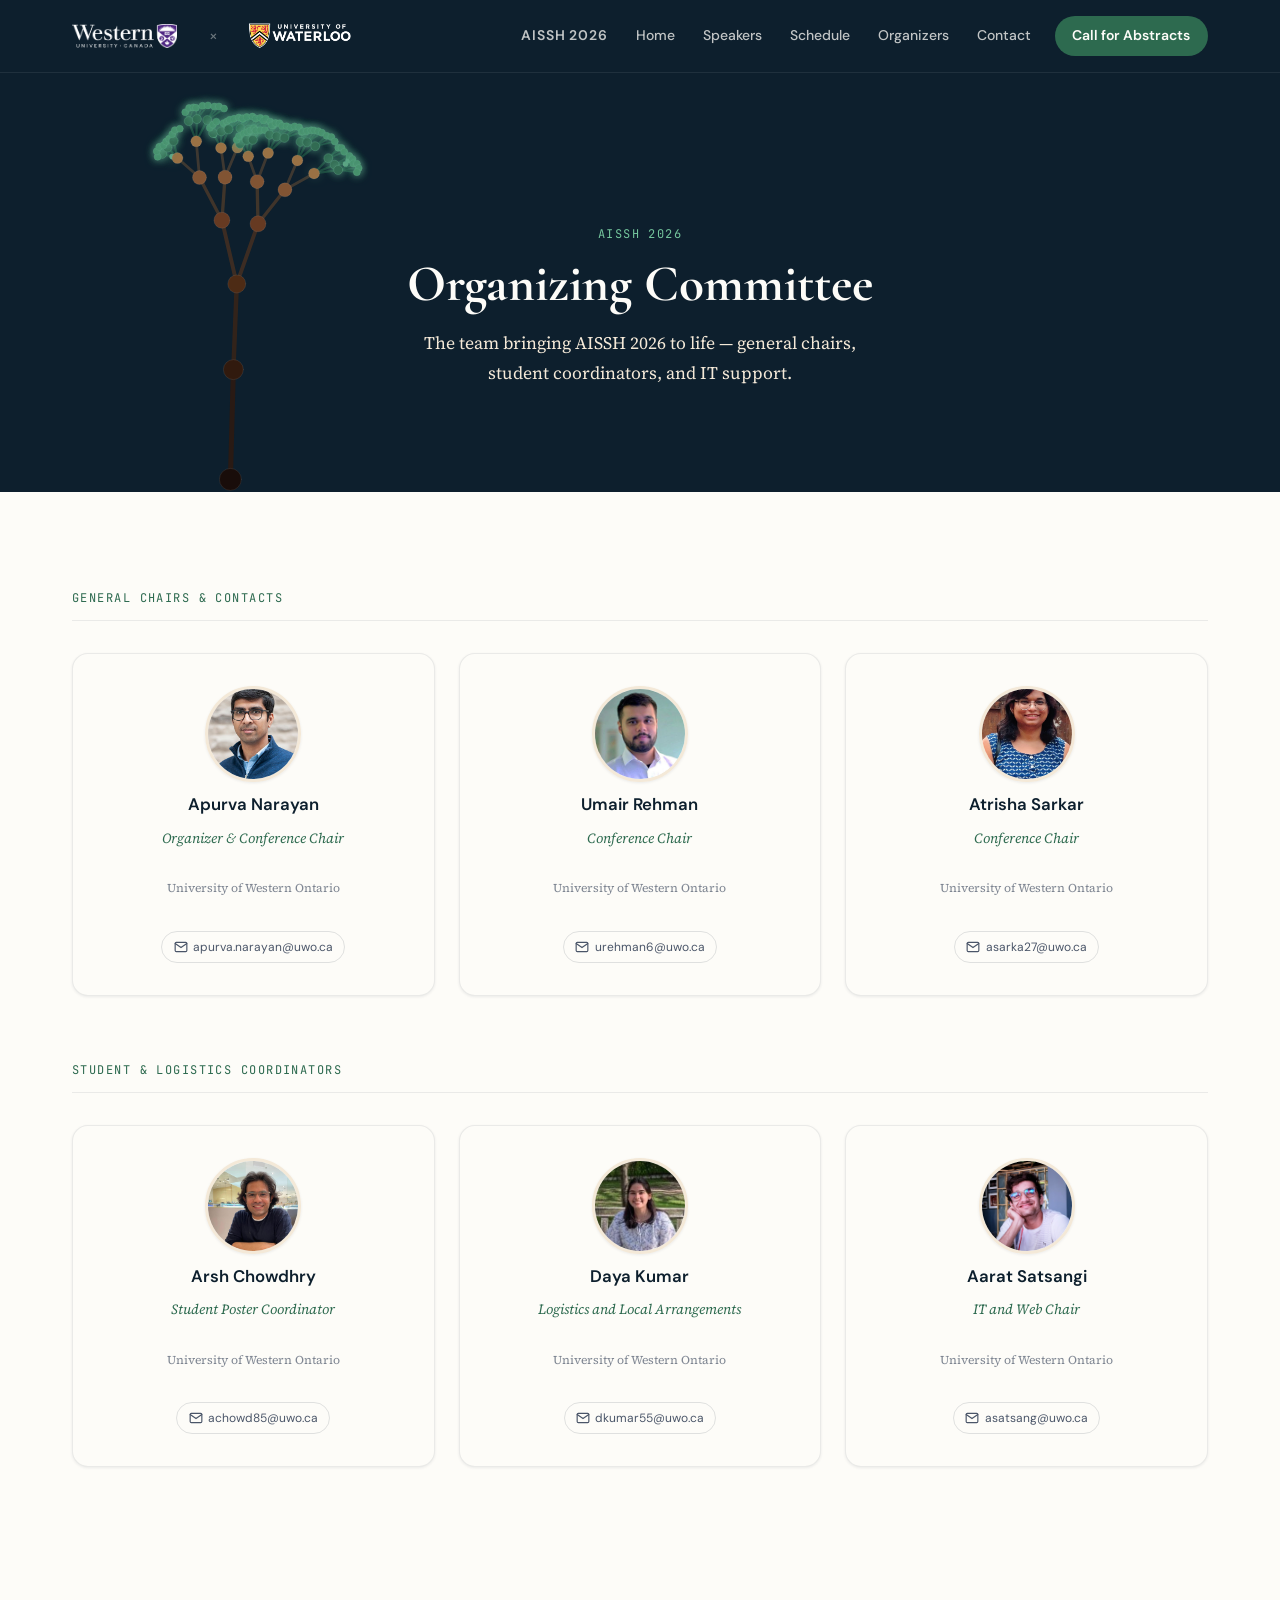
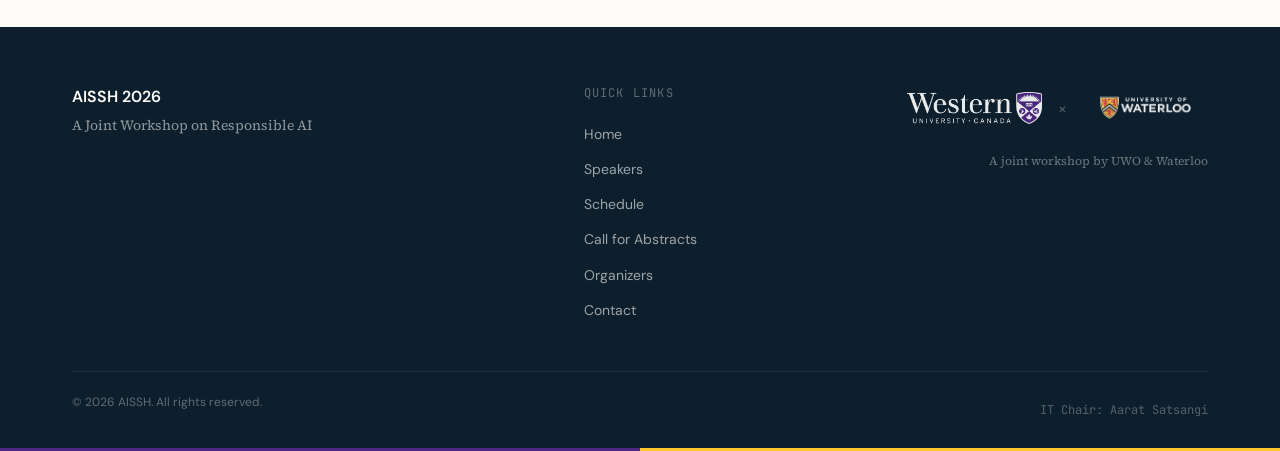
<file: organizers.html>
<!DOCTYPE html>
<html lang="en">

<head>
  <meta charset="UTF-8">
  <meta name="viewport" content="width=device-width, initial-scale=1.0">
  <meta name="description"
    content="Meet the organizing committee of AISSH 2026 — general chairs, student coordinators, and logistics team.">
  <title>Organizers | AISSH 2026</title>

  <link rel="preconnect" href="https://fonts.googleapis.com">
  <link rel="preconnect" href="https://fonts.gstatic.com" crossorigin>
  <link
    href="https://fonts.googleapis.com/css2?family=Cormorant+Garamond:wght@600;700&family=DM+Sans:ital,opsz,wght@0,9..40,400;0,9..40,500;0,9..40,600;1,9..40,400&family=Source+Serif+4:ital,opsz,wght@0,8..60,400;0,8..60,600;1,8..60,400&family=JetBrains+Mono:wght@400&display=swap"
    rel="stylesheet">

  <link rel="stylesheet" href="css/variables.css">
  <link rel="stylesheet" href="css/base.css">
  <link rel="stylesheet" href="css/layout.css">
  <link rel="stylesheet" href="css/hero.css">
  <link rel="stylesheet" href="css/animations.css">
  <link rel="stylesheet" href="css/header.css">
  <link rel="stylesheet" href="css/footer.css">
  <link rel="stylesheet" href="css/organizers.css">
</head>

<body class="page-organizers">

  <!-- HEADER -->
  <header class="site-header" role="banner">
    <div class="site-header__inner">
      <a href="index.html" class="site-header__logos" aria-label="AISSH 2026 — Home">
        <img src="assets/logos/uwo-logo-rev.png" alt="University of Western Ontario" class="site-header__logo-img">
        <span class="site-header__logo-sep" aria-hidden="true">×</span>
        <img src="assets/logos/waterloo-logo-rev.png" alt="University of Waterloo" class="site-header__logo-img">
      </a>
      <span class="site-header__wordmark" aria-hidden="true">AISSH 2026</span>
      <nav class="site-nav" aria-label="Main navigation">
        <a href="index.html" class="site-nav__link" data-nav-link>Home</a>
        <a href="speakers.html" class="site-nav__link" data-nav-link>Speakers</a>
        <a href="schedule.html" class="site-nav__link" data-nav-link>Schedule</a>
        <a href="organizers.html" class="site-nav__link" data-nav-link>Organizers</a>
        <a href="contact.html" class="site-nav__link" data-nav-link>Contact</a>
        <a href="call-for-abstracts.html" class="site-nav__link site-nav__cta" data-nav-link>Call for Abstracts</a>
      </nav>
      <button class="site-header__hamburger" aria-label="Open navigation menu" aria-expanded="false"
        aria-controls="mobile-nav">
        <span></span><span></span><span></span>
      </button>
    </div>
  </header>

  <!-- MOBILE NAV -->
  <nav id="mobile-nav" class="site-nav__mobile" aria-label="Mobile navigation">
    <a href="index.html" class="site-nav__mobile-link" data-nav-link>Home</a>
    <a href="speakers.html" class="site-nav__mobile-link" data-nav-link>Speakers</a>
    <a href="schedule.html" class="site-nav__mobile-link" data-nav-link>Schedule</a>
    <a href="organizers.html" class="site-nav__mobile-link" data-nav-link>Organizers</a>
    <a href="contact.html" class="site-nav__mobile-link" data-nav-link>Contact</a>
    <a href="call-for-abstracts.html" class="site-nav__mobile-cta">Call for Abstracts</a>
  </nav>
  <main id="main-content">

    <!-- Page Hero -->
    <div class="page-hero">
      <canvas id="tree-canvas" class="hero__canvas" aria-hidden="true"></canvas>
      <div class="container">
        <span class="page-hero__label">AISSH 2026</span>
        <h1 class="page-hero__title">Organizing Committee</h1>
        <p class="page-hero__subtitle">The team bringing AISSH 2026 to life — general chairs, student coordinators, and
          IT support.</p>
      </div>
    </div>

    <!-- Page hero -->


    <!-- Organizers content -->
    <section class="section" aria-labelledby="org-section-title">
      <div class="container">
        <h2 class="visually-hidden" id="org-section-title">Organizing Committee</h2>

        <!-- General Contacts -->
        <div class="organizer-group">
          <span class="organizer-group__title">General Chairs &amp; Contacts</span>
          <div class="card-grid card-grid--3" id="contacts-grid" aria-label="General chairs">
            <!-- Populated by organizers.js -->
            <p style="color:var(--color-slate); grid-column:1/-1;">Loading…</p>
          </div>
        </div>

        <!-- Coordinators -->
        <div class="organizer-group">
          <span class="organizer-group__title">Student &amp; Logistics Coordinators</span>
          <div class="card-grid card-grid--3" id="coordinators-grid" aria-label="Coordinators">
            <!-- Populated by organizers.js -->
          </div>
        </div>

      </div>
    </section>

  </main>

  <!-- FOOTER -->
  <footer class="site-footer" role="contentinfo">
    <div class="container">
      <div class="site-footer__body">
        <div class="site-footer__identity">
          <p class="site-footer__conf-name">AISSH 2026</p>
          <p class="site-footer__tagline">Aligning AI for Safety, Sustainability, and Humanity</p>
        </div>
        <nav class="site-footer__nav" aria-label="Footer navigation">
          <p class="site-footer__nav-heading">Quick Links</p>
          <ul class="site-footer__nav-list">
            <li><a href="index.html" class="site-footer__nav-link">Home</a></li>
            <li><a href="speakers.html" class="site-footer__nav-link">Speakers</a></li>
            <li><a href="schedule.html" class="site-footer__nav-link">Schedule</a></li>
            <li><a href="call-for-abstracts.html" class="site-footer__nav-link">Call for Abstracts</a></li>
            <li><a href="organizers.html" class="site-footer__nav-link">Organizers</a></li>
            <li><a href="contact.html" class="site-footer__nav-link">Contact</a></li>
          </ul>
        </nav>
        <div class="site-footer__universities">
          <div class="site-footer__uni-strip">
            <img src="assets/logos/uwo-logo-rev.png" alt="University of Western Ontario" class="site-footer__uni-logo">
            <span class="site-footer__uni-sep" aria-hidden="true">×</span>
            <img src="assets/logos/waterloo-logo-rev.png" alt="University of Waterloo" class="site-footer__uni-logo">
          </div>
          <p class="site-footer__uni-label">A joint workshop by UWO &amp; Waterloo</p>
        </div>
      </div>
      <div class="site-footer__bottom">
        <p class="site-footer__copyright">© <span class="footer-year">2026</span> AISSH. All rights reserved.</p>
        <p class="site-footer__credit">IT Chair: Aarat Satsangi</p>
      </div>
    </div>
    <div class="site-footer__uni-bar" aria-hidden="true"></div>
  </footer>

  <script src="js/main.js"></script>
  <script src="js/organizers.js"></script>
  <script src="js/tree.js"></script>
</body>

</html>
</file>
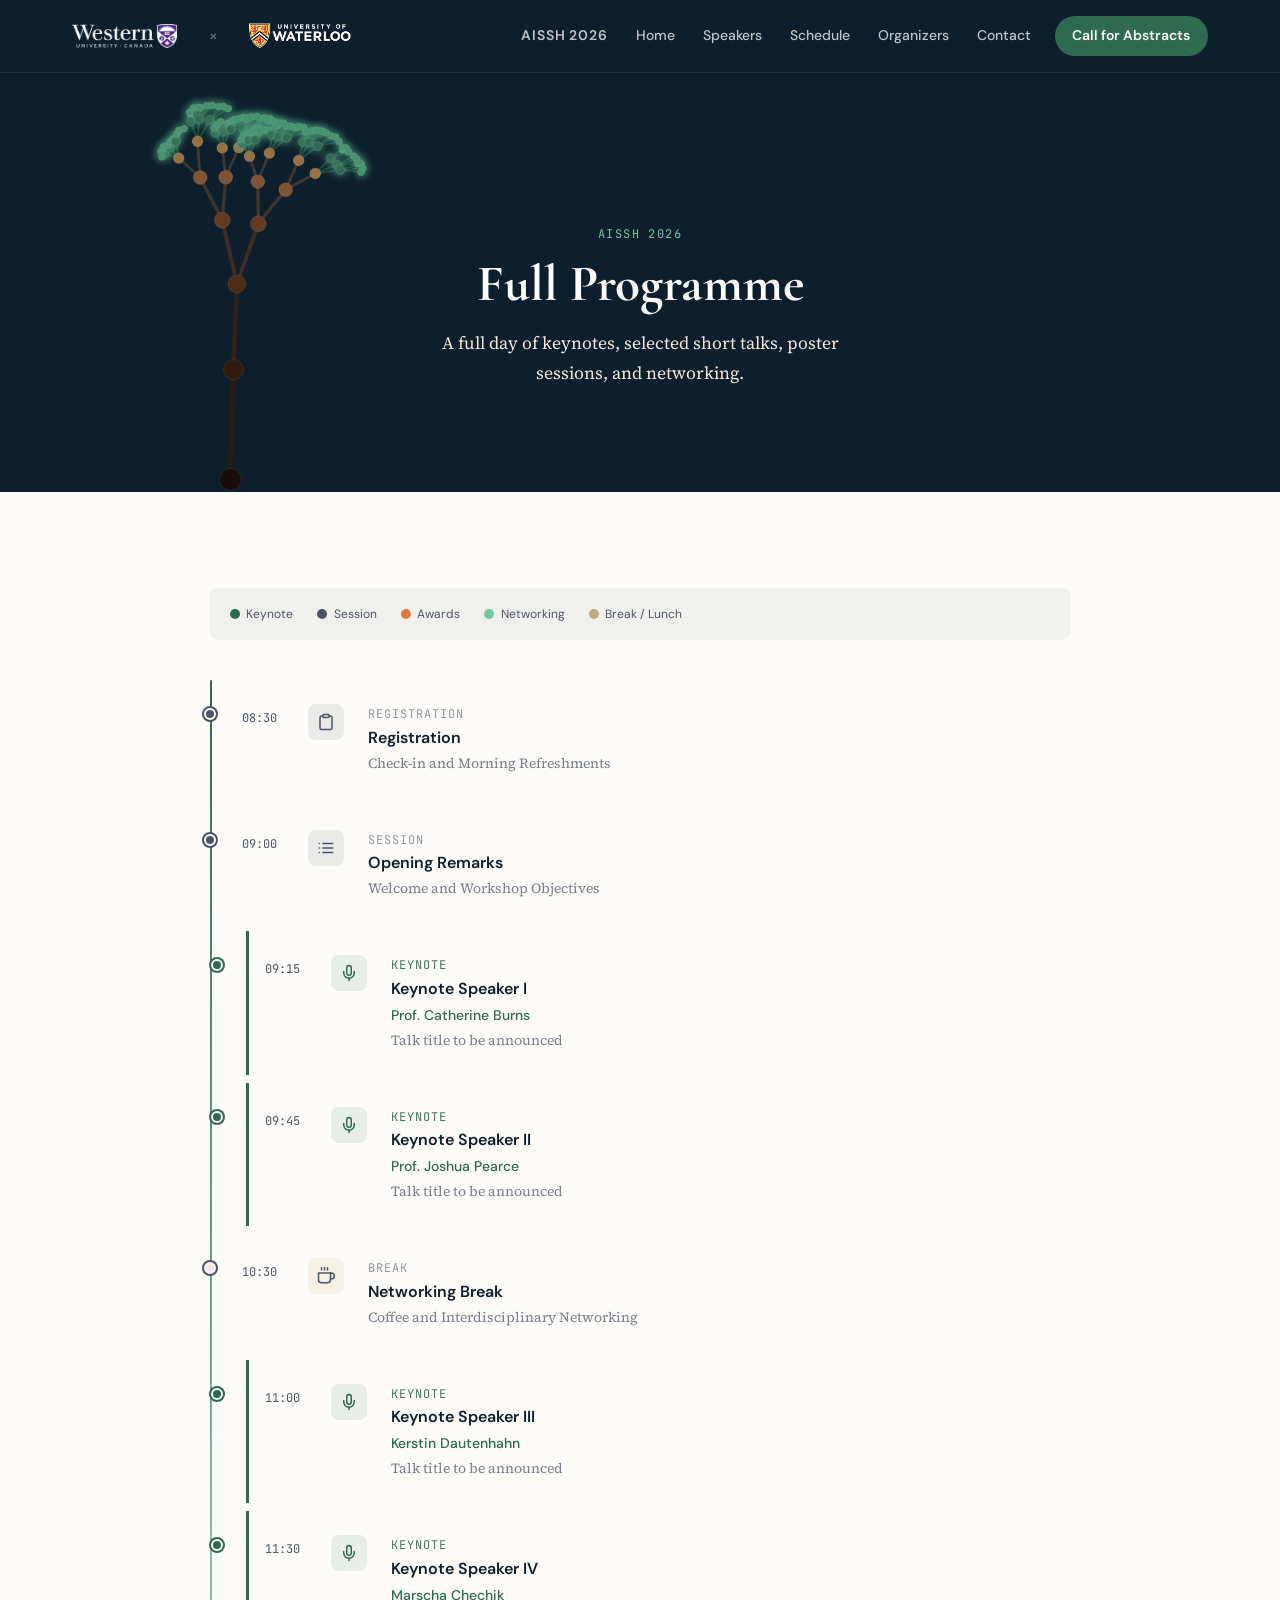
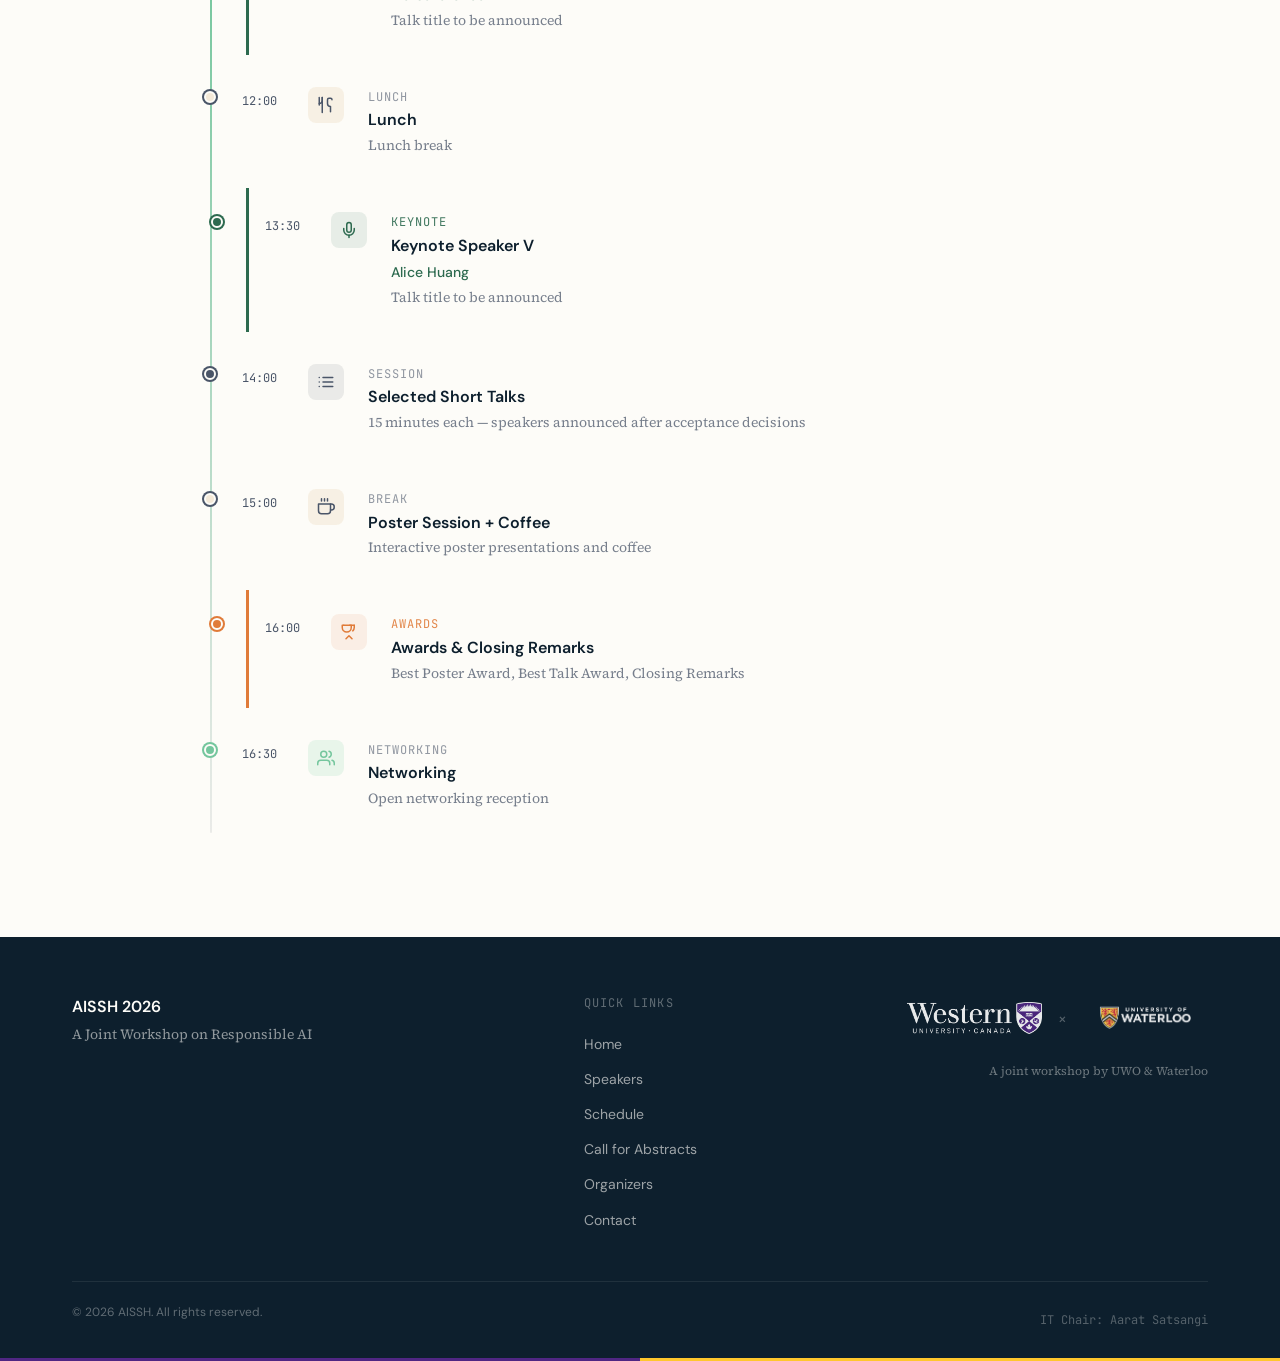
<file: schedule.html>
<!DOCTYPE html>
<html lang="en">

<head>
  <meta charset="UTF-8">
  <meta name="viewport" content="width=device-width, initial-scale=1.0">
  <meta name="description"
    content="Full programme and schedule for AISSH 2026 — keynotes, sessions, poster presentations, and networking.">
  <title>Schedule | AISSH 2026</title>

  <link rel="preconnect" href="https://fonts.googleapis.com">
  <link rel="preconnect" href="https://fonts.gstatic.com" crossorigin>
  <link
    href="https://fonts.googleapis.com/css2?family=Cormorant+Garamond:wght@600;700&family=DM+Sans:ital,opsz,wght@0,9..40,400;0,9..40,500;0,9..40,600;1,9..40,400&family=Source+Serif+4:ital,opsz,wght@0,8..60,400;0,8..60,600;1,8..60,400&family=JetBrains+Mono:wght@400&display=swap"
    rel="stylesheet">

  <link rel="stylesheet" href="css/variables.css">
  <link rel="stylesheet" href="css/base.css">
  <link rel="stylesheet" href="css/layout.css">
  <link rel="stylesheet" href="css/hero.css">
  <link rel="stylesheet" href="css/animations.css">
  <link rel="stylesheet" href="css/header.css">
  <link rel="stylesheet" href="css/footer.css">
  <link rel="stylesheet" href="css/schedule.css">
</head>

<body class="page-schedule">

  <header class="site-header" role="banner">
    <div class="site-header__inner">
      <a href="index.html" class="site-header__logos" aria-label="AISSH 2026 — Home">
        <img src="assets/logos/uwo-logo-rev.png" alt="University of Western Ontario" class="site-header__logo-img">
        <span class="site-header__logo-sep" aria-hidden="true">×</span>
        <img src="assets/logos/waterloo-logo-rev.png" alt="University of Waterloo" class="site-header__logo-img">
      </a>
      <span class="site-header__wordmark" aria-hidden="true">AISSH 2026</span>
      <nav class="site-nav" aria-label="Main navigation">
        <a href="index.html" class="site-nav__link" data-nav-link>Home</a>
        <a href="speakers.html" class="site-nav__link" data-nav-link>Speakers</a>
        <a href="schedule.html" class="site-nav__link" data-nav-link>Schedule</a>
        <a href="organizers.html" class="site-nav__link" data-nav-link>Organizers</a>
        <a href="contact.html" class="site-nav__link" data-nav-link>Contact</a>
        <a href="call-for-abstracts.html" class="site-nav__link site-nav__cta" data-nav-link>Call for Abstracts</a>
      </nav>
      <button class="site-header__hamburger" aria-label="Open navigation menu" aria-expanded="false"
        aria-controls="mobile-nav">
        <span></span><span></span><span></span>
      </button>
    </div>
  </header>

  <nav id="mobile-nav" class="site-nav__mobile" aria-label="Mobile navigation">
    <a href="index.html" class="site-nav__mobile-link" data-nav-link>Home</a>
    <a href="speakers.html" class="site-nav__mobile-link" data-nav-link>Speakers</a>
    <a href="schedule.html" class="site-nav__mobile-link" data-nav-link>Schedule</a>
    <a href="organizers.html" class="site-nav__mobile-link" data-nav-link>Organizers</a>
    <a href="contact.html" class="site-nav__mobile-link" data-nav-link>Contact</a>
    <a href="call-for-abstracts.html" class="site-nav__mobile-cta">Call for Abstracts</a>
  </nav>
  <main id="main-content">

    <!-- Page Hero -->
    <div class="page-hero">
      <canvas id="tree-canvas" class="hero__canvas" aria-hidden="true"></canvas>
      <div class="container">
        <span class="page-hero__label">AISSH 2026</span>
        <h1 class="page-hero__title">Full Programme</h1>
        <p class="page-hero__subtitle">A full day of keynotes, selected short talks, poster sessions, and networking.
        </p>
      </div>
    </div>

    <section class="section" aria-labelledby="schedule-section-title">
      <div class="container">
        <div style="max-width: 860px; margin-inline: auto;">
          <h2 class="visually-hidden" id="schedule-section-title">Conference Schedule</h2>

          <!-- Legend -->
          <div class="schedule-legend reveal" role="list" aria-label="Session type legend">
            <div class="schedule-legend__item" role="listitem">
              <span class="schedule-legend__dot" style="background-color:#2D6A4F" aria-hidden="true"></span>Keynote
            </div>
            <div class="schedule-legend__item" role="listitem">
              <span class="schedule-legend__dot" style="background-color:#4A5568" aria-hidden="true"></span>Session
            </div>
            <div class="schedule-legend__item" role="listitem">
              <span class="schedule-legend__dot" style="background-color:#E07B39" aria-hidden="true"></span>Awards
            </div>
            <div class="schedule-legend__item" role="listitem">
              <span class="schedule-legend__dot" style="background-color:#74C69D" aria-hidden="true"></span>Networking
            </div>
            <div class="schedule-legend__item" role="listitem">
              <span class="schedule-legend__dot" style="background-color:#c0a882" aria-hidden="true"></span>Break /
              Lunch
            </div>
          </div>

          <!-- Timeline -->
          <div class="schedule-timeline" id="schedule-timeline" aria-label="Conference schedule timeline">
            <!-- Injected by schedule.js -->
            <p style="color:var(--color-slate); padding:2rem 0;">Loading schedule…</p>
          </div>
        </div>
      </div>
    </section>



  </main>

  <footer class="site-footer" role="contentinfo">
    <div class="container">
      <div class="site-footer__body">
        <div class="site-footer__identity">
          <p class="site-footer__conf-name">AISSH 2026</p>
          <p class="site-footer__tagline">Aligning AI for Safety, Sustainability, and Humanity</p>
        </div>
        <nav class="site-footer__nav" aria-label="Footer navigation">
          <p class="site-footer__nav-heading">Quick Links</p>
          <ul class="site-footer__nav-list">
            <li><a href="index.html" class="site-footer__nav-link">Home</a></li>
            <li><a href="speakers.html" class="site-footer__nav-link">Speakers</a></li>
            <li><a href="schedule.html" class="site-footer__nav-link">Schedule</a></li>
            <li><a href="call-for-abstracts.html" class="site-footer__nav-link">Call for Abstracts</a></li>
            <li><a href="organizers.html" class="site-footer__nav-link">Organizers</a></li>
            <li><a href="contact.html" class="site-footer__nav-link">Contact</a></li>
          </ul>
        </nav>
        <div class="site-footer__universities">
          <div class="site-footer__uni-strip">
            <img src="assets/logos/uwo-logo-rev.png" alt="University of Western Ontario" class="site-footer__uni-logo">
            <span class="site-footer__uni-sep" aria-hidden="true">×</span>
            <img src="assets/logos/waterloo-logo-rev.png" alt="University of Waterloo" class="site-footer__uni-logo">
          </div>
          <p class="site-footer__uni-label">A joint workshop by UWO &amp; Waterloo</p>
        </div>
      </div>
      <div class="site-footer__bottom">
        <p class="site-footer__copyright">© <span class="footer-year">2026</span> AISSH. All rights reserved.</p>
        <p class="site-footer__credit">IT Chair: Aarat Satsangi</p>
      </div>
    </div>
    <div class="site-footer__uni-bar" aria-hidden="true"></div>
  </footer>

  <script src="js/main.js"></script>
  <script src="js/schedule.js"></script>
  <script src="js/tree.js"></script>
</body>

</html>
</file>
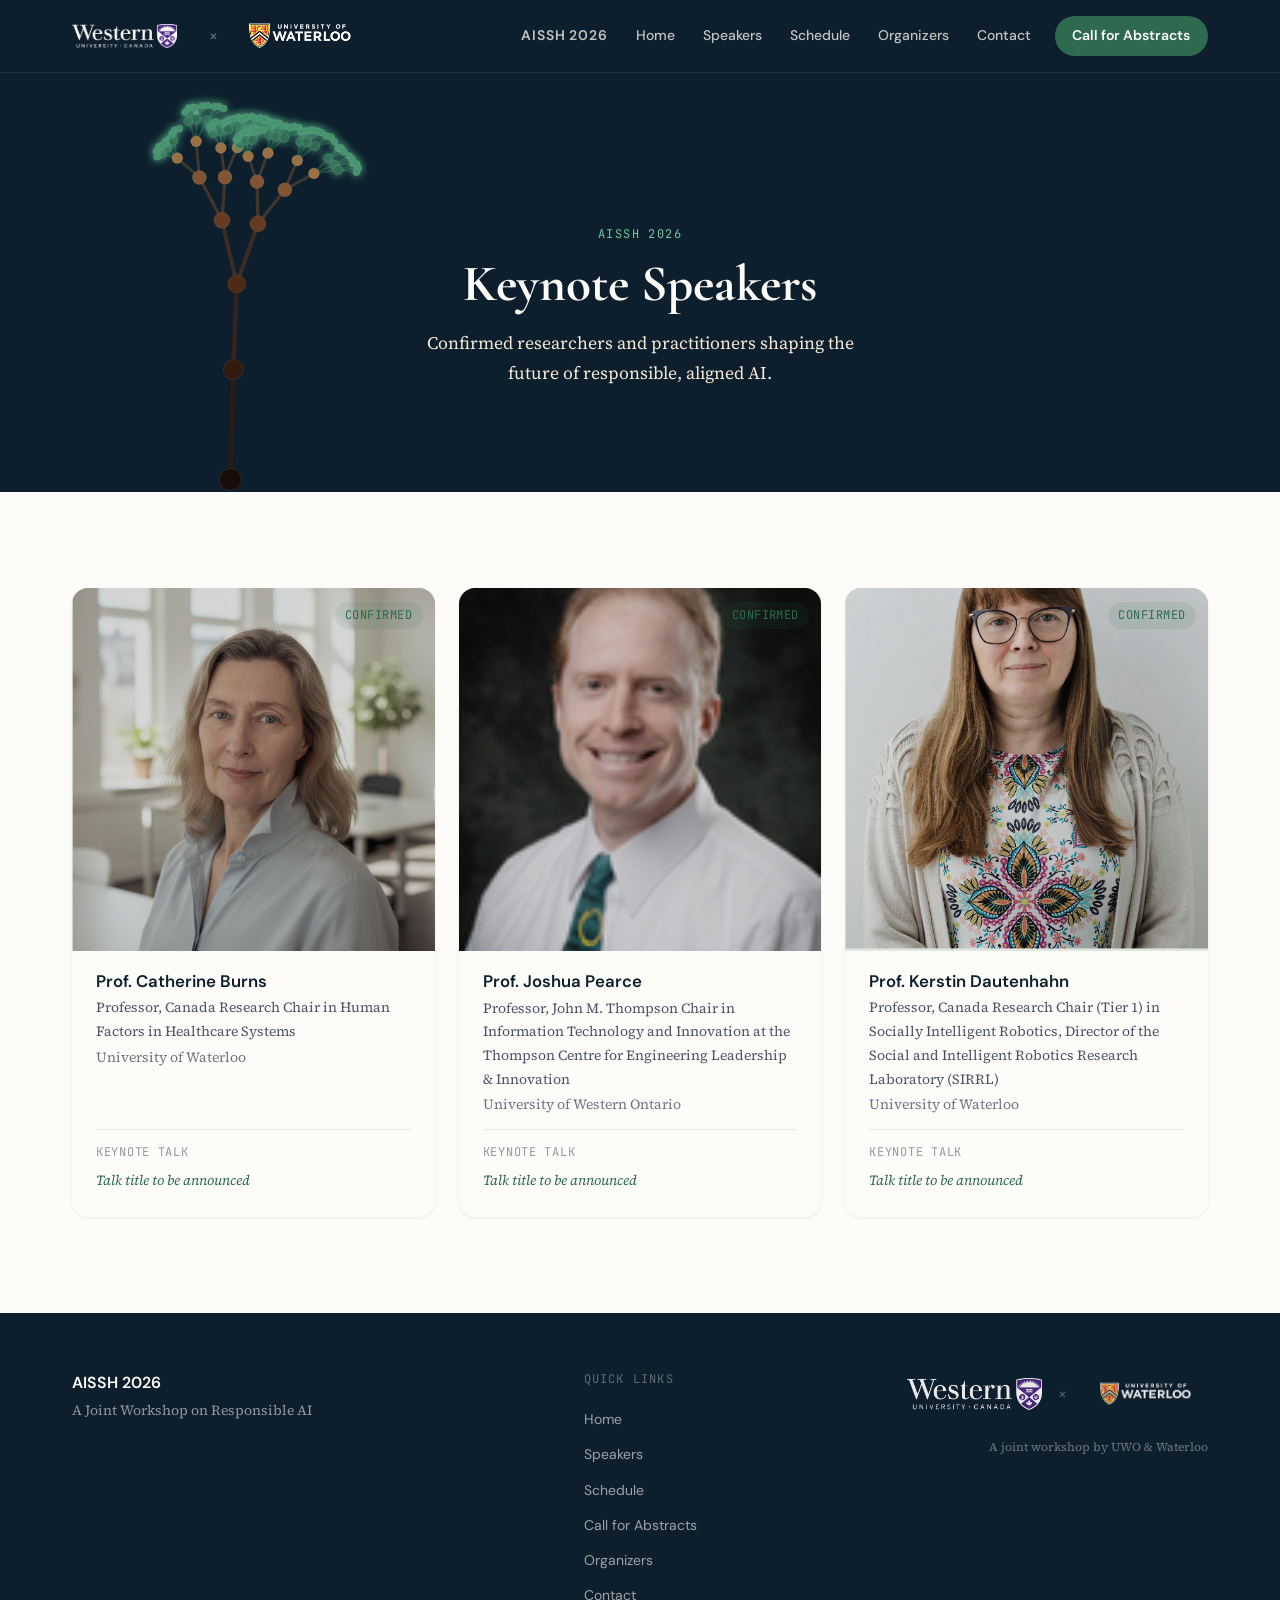
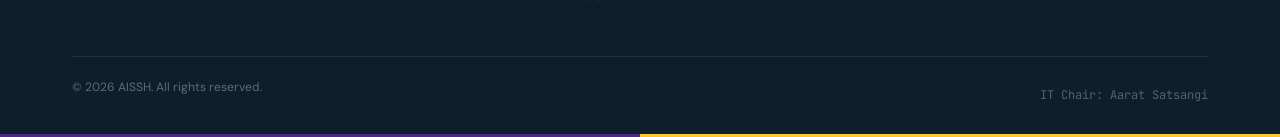
<file: speakers.html>
<!DOCTYPE html>
<html lang="en">

<head>
  <meta charset="UTF-8">
  <meta name="viewport" content="width=device-width, initial-scale=1.0">
  <meta name="description"
    content="Keynote speakers at AISSH 2026 — researchers and practitioners in AI safety, sustainability, and human-centred design.">
  <title>Speakers | AISSH 2026</title>

  <link rel="preconnect" href="https://fonts.googleapis.com">
  <link rel="preconnect" href="https://fonts.gstatic.com" crossorigin>
  <link
    href="https://fonts.googleapis.com/css2?family=Cormorant+Garamond:wght@600;700&family=DM+Sans:ital,opsz,wght@0,9..40,400;0,9..40,500;0,9..40,600;1,9..40,400&family=Source+Serif+4:ital,opsz,wght@0,8..60,400;0,8..60,600;1,8..60,400&family=JetBrains+Mono:wght@400&display=swap"
    rel="stylesheet">

  <link rel="stylesheet" href="css/variables.css">
  <link rel="stylesheet" href="css/base.css">
  <link rel="stylesheet" href="css/layout.css">
  <link rel="stylesheet" href="css/hero.css">
  <link rel="stylesheet" href="css/animations.css">
  <link rel="stylesheet" href="css/header.css">
  <link rel="stylesheet" href="css/footer.css">
  <link rel="stylesheet" href="css/speakers.css">
</head>

<body class="page-speakers">

  <header class="site-header" role="banner">
    <div class="site-header__inner">
      <a href="index.html" class="site-header__logos" aria-label="AISSH 2026 — Home">
        <img src="assets/logos/uwo-logo-rev.png" alt="University of Western Ontario" class="site-header__logo-img">
        <span class="site-header__logo-sep" aria-hidden="true">×</span>
        <img src="assets/logos/waterloo-logo-rev.png" alt="University of Waterloo" class="site-header__logo-img">
      </a>
      <span class="site-header__wordmark" aria-hidden="true">AISSH 2026</span>
      <nav class="site-nav" aria-label="Main navigation">
        <a href="index.html" class="site-nav__link" data-nav-link>Home</a>
        <a href="speakers.html" class="site-nav__link" data-nav-link>Speakers</a>
        <a href="schedule.html" class="site-nav__link" data-nav-link>Schedule</a>
        <a href="organizers.html" class="site-nav__link" data-nav-link>Organizers</a>
        <a href="contact.html" class="site-nav__link" data-nav-link>Contact</a>
        <a href="call-for-abstracts.html" class="site-nav__link site-nav__cta" data-nav-link>Call for Abstracts</a>
      </nav>
      <button class="site-header__hamburger" aria-label="Open navigation menu" aria-expanded="false"
        aria-controls="mobile-nav">
        <span></span><span></span><span></span>
      </button>
    </div>
  </header>

  <nav id="mobile-nav" class="site-nav__mobile" aria-label="Mobile navigation">
    <a href="index.html" class="site-nav__mobile-link" data-nav-link>Home</a>
    <a href="speakers.html" class="site-nav__mobile-link" data-nav-link>Speakers</a>
    <a href="schedule.html" class="site-nav__mobile-link" data-nav-link>Schedule</a>
    <a href="organizers.html" class="site-nav__mobile-link" data-nav-link>Organizers</a>
    <a href="contact.html" class="site-nav__mobile-link" data-nav-link>Contact</a>
    <a href="call-for-abstracts.html" class="site-nav__mobile-cta">Call for Abstracts</a>
  </nav>
  <main id="main-content">

    <!-- Page Hero -->
    <div class="page-hero">
      <canvas id="tree-canvas" class="hero__canvas" aria-hidden="true"></canvas>
      <div class="container">
        <span class="page-hero__label">AISSH 2026</span>
        <h1 class="page-hero__title">Keynote Speakers</h1>
        <p class="page-hero__subtitle">Confirmed researchers and practitioners shaping the future of responsible,
          aligned AI.</p>
      </div>
    </div>

    <!-- Page Hero -->


    <!-- Speakers grid -->
    <section class="section" aria-labelledby="speakers-grid-title">
      <div class="container">
        <h2 class="visually-hidden" id="speakers-grid-title">All Speakers</h2>
        <div class="card-grid card-grid--3" id="speakers-grid" aria-label="Speaker cards">
          <!-- Injected by speakers.js -->
          <p style="color:var(--color-slate); grid-column:1/-1; text-align:center; padding:3rem 0;">Loading speakers…
          </p>
        </div>
      </div>
    </section>

  </main>

  <!-- Modal overlay — populated by speakers.js on card click -->
  <div id="modal-overlay" class="modal-overlay" hidden aria-hidden="true" aria-modal="true" role="dialog"
    aria-labelledby="modal-speaker-name">
    <div class="modal" id="speaker-modal">
      <div class="modal__header">
        <div class="modal__photo-wrap"></div>
        <div class="modal__meta">
          <h2 class="modal__name" id="modal-speaker-name"></h2>
          <p class="modal__title"></p>
        </div>
        <button class="modal__close" aria-label="Close speaker bio modal" id="modal-close-btn">
          <svg xmlns="http://www.w3.org/2000/svg" width="18" height="18" viewBox="0 0 24 24" fill="none"
            stroke="currentColor" stroke-width="2" stroke-linecap="round" stroke-linejoin="round" aria-hidden="true">
            <line x1="18" y1="6" x2="6" y2="18" />
            <line x1="6" y1="6" x2="18" y2="18" />
          </svg>
        </button>
      </div>
      <div class="modal__body">
        <span class="modal__section-label">Biography</span>
        <p class="modal__bio"></p>
        <div class="modal__talk-box" hidden>
          <span class="modal__section-label">Keynote Talk</span>
          <p class="modal__talk-title"></p>
        </div>
      </div>
    </div>
  </div>

  <!-- Footer -->
  <footer class="site-footer" role="contentinfo">
    <div class="container">
      <div class="site-footer__body">
        <div class="site-footer__identity">
          <p class="site-footer__conf-name">AISSH 2026</p>
          <p class="site-footer__tagline">Aligning AI for Safety, Sustainability, and Humanity</p>
        </div>
        <nav class="site-footer__nav" aria-label="Footer navigation">
          <p class="site-footer__nav-heading">Quick Links</p>
          <ul class="site-footer__nav-list">
            <li><a href="index.html" class="site-footer__nav-link">Home</a></li>
            <li><a href="speakers.html" class="site-footer__nav-link">Speakers</a></li>
            <li><a href="schedule.html" class="site-footer__nav-link">Schedule</a></li>
            <li><a href="call-for-abstracts.html" class="site-footer__nav-link">Call for Abstracts</a></li>
            <li><a href="organizers.html" class="site-footer__nav-link">Organizers</a></li>
            <li><a href="contact.html" class="site-footer__nav-link">Contact</a></li>
          </ul>
        </nav>
        <div class="site-footer__universities">
          <div class="site-footer__uni-strip">
            <img src="assets/logos/uwo-logo-rev.png" alt="University of Western Ontario" class="site-footer__uni-logo">
            <span class="site-footer__uni-sep" aria-hidden="true">×</span>
            <img src="assets/logos/waterloo-logo-rev.png" alt="University of Waterloo" class="site-footer__uni-logo">
          </div>
          <p class="site-footer__uni-label">A joint workshop by UWO &amp; Waterloo</p>
        </div>
      </div>
      <div class="site-footer__bottom">
        <p class="site-footer__copyright">© <span class="footer-year">2026</span> AISSH. All rights reserved.</p>
        <p class="site-footer__credit">IT Chair: Aarat Satsangi</p>
      </div>
    </div>
    <div class="site-footer__uni-bar" aria-hidden="true"></div>
  </footer>

  <script src="js/main.js"></script>
  <script src="js/speakers.js"></script>
  <script src="js/tree.js"></script>
</body>

</html>
</file>
<file: css/variables.css>
/* ============================================================
   VARIABLES.CSS — Design Tokens & CSS Custom Properties
   ============================================================ */

:root {
  /* ——— Colour Palette ——— */
  --color-deep:        #0D1F2D;
  --color-forest:      #2D6A4F;
  --color-sage:        #74C69D;
  --color-sand:        #F4E9D8;
  --color-amber:       #E07B39;
  --color-slate:       #4A5568;
  --color-white:       #FDFCF8;

  /* Transparent variants */
  --color-deep-05:     rgba(13, 31, 45, 0.05);
  --color-deep-08:     rgba(13, 31, 45, 0.08);
  --color-deep-12:     rgba(13, 31, 45, 0.12);
  --color-deep-20:     rgba(13, 31, 45, 0.20);
  --color-forest-10:   rgba(45, 106, 79, 0.10);
  --color-forest-15:   rgba(45, 106, 79, 0.15);
  --color-amber-10:    rgba(224, 123, 57, 0.10);
  --color-amber-15:    rgba(224, 123, 57, 0.15);
  --color-white-10:    rgba(253, 252, 248, 0.10);
  --color-white-80:    rgba(253, 252, 248, 0.80);

  /* University Accents — footer & co-branding only */
  --color-uwo:         #4F2683;
  --color-waterloo:    #FFC72C;

  /* ——— Typography ——— */
  --font-display: 'Cormorant Garamond', Georgia, 'Times New Roman', serif;
  --font-heading:  'DM Sans', system-ui, -apple-system, sans-serif;
  --font-body:     'Source Serif 4', Georgia, 'Times New Roman', serif;
  --font-mono:     'JetBrains Mono', 'Courier New', Courier, monospace;

  /* ——— Type Scale ——— */
  --text-hero:    clamp(2.8rem, 6vw, 5rem);
  --text-h2:      clamp(1.75rem, 3vw, 2.5rem);
  --text-h3:      clamp(1.2rem, 2vw, 1.5rem);
  --text-body:    1rem;
  --text-small:   0.875rem;
  --text-caption: 0.75rem;

  /* ——— Line Heights ——— */
  --lh-hero:  1.05;
  --lh-h2:    1.2;
  --lh-h3:    1.3;
  --lh-body:  1.7;

  /* ——— Spacing ——— */
  --section-py:     clamp(4rem, 8vw, 6rem);
  --container-max:  1200px;
  --container-px:   clamp(1rem, 4vw, 2rem);
  --card-gap:       1.5rem;
  --header-height:  72px;

  /* ——— Border Radius ——— */
  --radius-sm:   4px;
  --radius-md:   8px;
  --radius-lg:   16px;
  --radius-xl:   24px;
  --radius-full: 9999px;

  /* ——— Shadows ——— */
  --shadow-sm:  0 1px 3px var(--color-deep-08);
  --shadow-md:  0 4px 16px var(--color-deep-12);
  --shadow-lg:  0 8px 32px var(--color-deep-20);

  /* ——— Transitions ——— */
  --transition-fast: 150ms ease;
  --transition-base: 300ms ease;
  --transition-slow: 500ms ease;

  /* ——— Z-Index Scale ——— */
  --z-base:    1;
  --z-card:    10;
  --z-header:  100;
  --z-modal:   200;
  --z-overlay: 190;
}
</file>
<file: css/base.css>
/* ============================================================
   BASE.CSS — Reset, Typography, Global Element Styles
   ============================================================ */

/* ——— CSS Reset ——— */
*, *::before, *::after {
  box-sizing: border-box;
  margin: 0;
  padding: 0;
}

html {
  scroll-behavior: smooth;
  font-size: 16px;
  -webkit-text-size-adjust: 100%;
}

body {
  font-family: var(--font-body);
  font-size: var(--text-body);
  line-height: var(--lh-body);
  color: var(--color-deep);
  background-color: var(--color-white);
  -webkit-font-smoothing: antialiased;
  -moz-osx-font-smoothing: grayscale;
}

img, svg, video {
  display: block;
  max-width: 100%;
}

a {
  color: var(--color-forest);
  text-decoration: none;
  transition: color var(--transition-fast);
}

a:hover {
  color: var(--color-amber);
}

a:focus-visible {
  outline: 2px solid var(--color-amber);
  outline-offset: 3px;
  border-radius: var(--radius-sm);
}

ul, ol {
  list-style: none;
}

button {
  cursor: pointer;
  border: none;
  background: none;
  font-family: inherit;
}

button:focus-visible {
  outline: 2px solid var(--color-amber);
  outline-offset: 3px;
  border-radius: var(--radius-sm);
}

input, textarea, select {
  font-family: inherit;
  font-size: inherit;
}

/* ——— Typography ——— */
h1, h2, h3, h4, h5, h6 {
  font-family: var(--font-heading);
  line-height: var(--lh-h2);
  color: var(--color-deep);
}

h1 { font-size: var(--text-h2); font-weight: 600; }
h2 { font-size: var(--text-h2); font-weight: 600; }
h3 { font-size: var(--text-h3); font-weight: 500; line-height: var(--lh-h3); }

p { margin-bottom: 1rem; }
p:last-child { margin-bottom: 0; }

strong { font-weight: 600; }
em { font-style: italic; }

/* ——— Section Heading Pattern ——— */
.section-label {
  font-family: var(--font-mono);
  font-size: var(--text-caption);
  letter-spacing: 0.12em;
  text-transform: uppercase;
  color: var(--color-forest);
  margin-bottom: 0.5rem;
  display: block;
}

.section-title {
  font-family: var(--font-heading);
  font-size: var(--text-h2);
  font-weight: 600;
  color: var(--color-deep);
  line-height: var(--lh-h2);
  margin-bottom: 1rem;
}

.section-subtitle {
  font-family: var(--font-body);
  font-size: 1.1rem;
  color: var(--color-slate);
  line-height: var(--lh-body);
  max-width: 56ch;
}

/* ——— Split Rule Divider ——— */
.split-rule {
  display: flex;
  height: 3px;
  border: none;
  margin: 0;
  gap: 0;
}

.split-rule::before,
.split-rule,
.split-rule::after {
  content: '';
  display: block;
}

/* Used as a standalone element */
hr.split-rule {
  width: 100%;
  height: 3px;
  background: linear-gradient(
    to right,
    var(--color-forest) 33.3%,
    var(--color-deep)   33.3% 66.6%,
    var(--color-amber)  66.6%
  );
  border: none;
  margin: 0;
}

/* ——— Button Styles ——— */
.btn {
  display: inline-flex;
  align-items: center;
  gap: 0.5rem;
  padding: 0.75rem 1.5rem;
  border-radius: var(--radius-full);
  font-family: var(--font-heading);
  font-size: var(--text-small);
  font-weight: 600;
  letter-spacing: 0.02em;
  text-decoration: none;
  transition: background-color var(--transition-base),
              color var(--transition-base),
              box-shadow var(--transition-base),
              transform var(--transition-fast);
  cursor: pointer;
  border: 2px solid transparent;
}

.btn:hover {
  transform: translateY(-2px);
}

.btn:active {
  transform: translateY(0);
}

.btn-primary {
  background-color: var(--color-forest);
  color: var(--color-white);
  border-color: var(--color-forest);
}

.btn-primary:hover {
  background-color: #245c42;
  border-color: #245c42;
  color: var(--color-white);
  box-shadow: var(--shadow-md);
}

.btn-outline {
  background-color: transparent;
  color: var(--color-white);
  border-color: var(--color-white);
}

.btn-outline:hover {
  background-color: var(--color-white);
  color: var(--color-deep);
  box-shadow: var(--shadow-md);
}

.btn-outline-dark {
  background-color: transparent;
  color: var(--color-deep);
  border-color: var(--color-deep);
}

.btn-outline-dark:hover {
  background-color: var(--color-deep);
  color: var(--color-white);
}

.btn-amber {
  background-color: var(--color-amber);
  color: var(--color-white);
  border-color: var(--color-amber);
}

.btn-amber:hover {
  background-color: #c96a2a;
  border-color: #c96a2a;
  color: var(--color-white);
  box-shadow: var(--shadow-md);
}

/* ——— Badge ——— */
.badge {
  display: inline-flex;
  align-items: center;
  padding: 0.2rem 0.65rem;
  border-radius: var(--radius-full);
  font-family: var(--font-mono);
  font-size: var(--text-caption);
  font-weight: 400;
  letter-spacing: 0.04em;
  text-transform: uppercase;
}

.badge-confirmed {
  background-color: var(--color-forest-10);
  color: var(--color-forest);
}

/* ——— Utilities ——— */
.visually-hidden {
  position: absolute;
  width: 1px;
  height: 1px;
  margin: -1px;
  padding: 0;
  overflow: hidden;
  clip: rect(0, 0, 0, 0);
  white-space: nowrap;
  border: 0;
}

.text-center { text-align: center; }
.text-left   { text-align: left; }

.mt-sm { margin-top: 0.5rem; }
.mt-md { margin-top: 1rem; }
.mt-lg { margin-top: 2rem; }
</file>
<file: css/layout.css>
/* ============================================================
   LAYOUT.CSS — Containers, Grid, Section Wrappers
   ============================================================ */

/* ——— Container ——— */
.container {
  width: 100%;
  max-width: var(--container-max);
  margin-inline: auto;
  padding-inline: var(--container-px);
}

/* ——— Section Wrapper ——— */
.section {
  padding-block: var(--section-py);
}

.section--sand {
  background-color: var(--color-sand);
}

.section--deep {
  background-color: var(--color-deep);
  color: var(--color-white);
}

.section--forest {
  background-color: var(--color-forest);
  color: var(--color-white);
}

/* ——— Section Header ——— */
.section-header {
  margin-bottom: 3rem;
}

.section-header--center {
  text-align: center;
}

.section-header--center .section-subtitle {
  margin-inline: auto;
}

/* ——— Page Hero (inner pages) ——— */
.page-hero {
  background-color: var(--color-deep);
  color: var(--color-white);
  padding-top: calc(var(--header-height) + 5rem);
  padding-bottom: 4.5rem;
  min-height: 420px;
  position: relative;
  overflow: hidden;
}

.page-hero::before {
  display: none;
}

.page-hero .container {
  position: relative;
  z-index: 2;
  /* above canvas (z-index:0) */
  text-align: center;
  width: 100%;
}

.page-hero__label {
  font-family: var(--font-mono);
  font-size: var(--text-caption);
  letter-spacing: 0.12em;
  text-transform: uppercase;
  color: var(--color-sage);
  display: block;
  margin-bottom: 0.75rem;
}

.page-hero__title {
  font-family: var(--font-display);
  font-size: clamp(2rem, 4vw, 3.5rem);
  font-weight: 700;
  line-height: 1.1;
  color: var(--color-white);
  margin-bottom: 1rem;
}

.page-hero__subtitle {
  font-family: var(--font-body);
  font-size: 1.1rem;
  color: var(--color-sand);
  max-width: 52ch;
  line-height: var(--lh-body);
  margin-inline: auto;
  /* centre the constrained subtitle */
}

/* ——— Divider ——— */
.section-divider {
  margin-block: 0;
}

/* ——— Card Grids ——— */
.card-grid {
  display: grid;
  gap: var(--card-gap);
}

.card-grid--3 {
  grid-template-columns: repeat(3, 1fr);
}

.card-grid--2 {
  grid-template-columns: repeat(3, 1fr);
}

.card-grid--4 {
  grid-template-columns: repeat(3, 1fr);
}

/* ——— Responsive Grid Breakpoints ——— */
@media (max-width: 1024px) {
  .card-grid--4 {
    grid-template-columns: repeat(3, 1fr);
  }

  .card-grid--3 {
    grid-template-columns: repeat(3, 1fr);
  }
}

@media (max-width: 640px) {

  .card-grid--4,
  .card-grid--3,
  .card-grid--2 {
    grid-template-columns: 1fr;
  }
}

/* ——— Two Column Layout ——— */
.two-col {
  display: grid;
  grid-template-columns: 1fr 1fr;
  gap: 4rem;
  align-items: start;
}

@media (max-width: 768px) {
  .two-col {
    grid-template-columns: 1fr;
    gap: 2rem;
  }
}

/* ——— Flex utilities ——— */
.flex-center {
  display: flex;
  align-items: center;
  justify-content: center;
}

.flex-between {
  display: flex;
  align-items: center;
  justify-content: space-between;
}

.flex-gap-sm {
  gap: 0.5rem;
}

.flex-gap-md {
  gap: 1rem;
}

.flex-gap-lg {
  gap: 1.5rem;
}

/* ——— Main content offset for sticky header ——— */
main {
  padding-top: var(--header-height);
}

/* Home page hero doesn't need offset — it's full-viewport */
body.page-home main {
  padding-top: 0;
}
</file>
<file: css/animations.css>
/* ============================================================
   ANIMATIONS.CSS — Keyframes & Motion Utilities
   ============================================================ */

/* ——— Keyframes ——— */
@keyframes fadeInUp {
  from { opacity: 0; transform: translateY(24px); }
  to   { opacity: 1; transform: translateY(0); }
}

@keyframes fadeIn {
  from { opacity: 0; }
  to   { opacity: 1; }
}

@keyframes slideInLeft {
  from { opacity: 0; transform: translateX(-24px); }
  to   { opacity: 1; transform: translateX(0); }
}

@keyframes slideInRight {
  from { opacity: 0; transform: translateX(24px); }
  to   { opacity: 1; transform: translateX(0); }
}

@keyframes chevronBounce {
  0%, 100% { transform: translateY(0); }
  50%       { transform: translateY(6px); }
}

@keyframes pulseRing {
  0%   { transform: scale(1);   opacity: 0.6; }
  100% { transform: scale(1.4); opacity: 0; }
}

@keyframes spinnerRotate {
  to { transform: rotate(360deg); }
}

/* ——— Animation Utility Classes ——— */
.anim-fade-up {
  animation: fadeInUp 0.7s ease both;
}

.anim-delay-1 { animation-delay: 0.1s; }
.anim-delay-2 { animation-delay: 0.2s; }
.anim-delay-3 { animation-delay: 0.35s; }
.anim-delay-4 { animation-delay: 0.5s; }
.anim-delay-5 { animation-delay: 0.65s; }

.anim-fade-in {
  animation: fadeIn 0.6s ease both;
}

/* ——— Scroll-triggered reveal (JS adds .revealed) ——— */
.reveal {
  opacity: 0;
  transform: translateY(20px);
  transition: opacity 0.6s ease, transform 0.6s ease;
}
.reveal.revealed {
  opacity: 1;
  transform: translateY(0);
}

/* ——— Respect reduced motion ——— */
@media (prefers-reduced-motion: reduce) {
  *,
  *::before,
  *::after {
    animation-duration: 0.01ms !important;
    animation-iteration-count: 1 !important;
    transition-duration: 0.01ms !important;
  }

  .reveal {
    opacity: 1;
    transform: none;
    transition: none;
  }
}
</file>
<file: css/header.css>
/* ============================================================
   HEADER.CSS — Sticky Navigation
   ============================================================ */

.site-header {
  position: fixed;
  top: 0;
  left: 0;
  right: 0;
  height: var(--header-height);
  z-index: var(--z-header);
  transition: background-color var(--transition-base),
    box-shadow var(--transition-base),
    backdrop-filter var(--transition-base);
}

/* Transparent state (on hero) */
.site-header--transparent {
  background-color: transparent;
}

/* Solid state (after scroll) */
.site-header--solid {
  background-color: var(--color-deep);
  box-shadow: 0 1px 0 rgba(253, 252, 248, 0.08);
  backdrop-filter: blur(12px);
}

/* Non-home pages always solid */
.site-header--always-solid {
  background-color: var(--color-deep);
  box-shadow: 0 1px 0 rgba(253, 252, 248, 0.08);
}

/* ——— Inner layout — 3-column grid ——— */
.site-header__inner {
  display: grid;
  grid-template-columns: 1fr auto 1fr;
  align-items: center;
  height: 100%;
  padding-inline: var(--container-px);
  max-width: var(--container-max);
  margin-inline: auto;
  gap: 1rem;
}

/* ——— Logo Strip ——— */
.site-header__logos {
  display: flex;
  align-items: center;
  gap: 0.75rem;
  text-decoration: none;
  flex-shrink: 0;
}

.site-header__logo-img {
  width: auto;
  max-width: 250px;
  object-fit: contain;
  object-position: center;
  vertical-align: middle;
}

.site-header__logo-img[src*="uwo"] {
  height: 25px;
  margin-right: 20px;
  /* Western logo is wide/tall, visually shrink it slightly */
}

.site-header__logo-img[src*="waterloo"] {
  height: 56px;
  /* Waterloo logo is mostly padding/wide, visually scale it up */
}

.site-header__logo-sep {
  font-family: var(--font-heading);
  font-size: 1rem;
  color: rgba(253, 252, 248, 0.4);
  user-select: none;
}

/* ——— Wordmark (centre column) ——— */
.site-header__wordmark {
  font-family: var(--font-heading);
  font-size: var(--text-small);
  font-weight: 600;
  letter-spacing: 0.06em;
  text-transform: uppercase;
  color: rgba(253, 252, 248, 0.75);
  white-space: nowrap;
  pointer-events: none;
  text-align: center;
  /* No position:absolute — sits naturally in centre grid column */
}

/* ——— Navigation (right column) ——— */
.site-nav {
  display: flex;
  align-items: center;
  justify-content: flex-end;
  gap: 0.25rem;
}

.site-nav__link {
  font-family: var(--font-heading);
  font-size: var(--text-small);
  font-weight: 500;
  color: rgba(253, 252, 248, 0.75);
  padding: 0.4rem 0.75rem;
  border-radius: var(--radius-sm);
  text-decoration: none;
  transition: color var(--transition-fast), background-color var(--transition-fast);
}

.site-nav__link:hover,
.site-nav__link[aria-current="page"] {
  color: var(--color-white);
  background-color: var(--color-white-10);
}

.site-nav__cta {
  margin-left: 0.5rem;
  padding: 0.5rem 1.1rem;
  background-color: var(--color-forest);
  color: var(--color-white) !important;
  border-radius: var(--radius-full);
  font-weight: 600;
  font-size: var(--text-small);
  font-family: var(--font-heading);
  white-space: nowrap;
  transition: background-color var(--transition-base), transform var(--transition-fast);
}

.site-nav__cta:hover {
  background-color: #245c42;
  transform: translateY(-1px);
  color: var(--color-white);
  background-color: #245c42 !important;
}

/* ——— Hamburger (mobile) ——— */
.site-header__hamburger {
  display: none;
  flex-direction: column;
  justify-content: center;
  align-items: center;
  width: 44px;
  height: 44px;
  gap: 5px;
  cursor: pointer;
  background: none;
  border: none;
  padding: 0;
}

.site-header__hamburger span {
  display: block;
  width: 22px;
  height: 2px;
  background-color: var(--color-white);
  border-radius: 2px;
  transition: transform var(--transition-base), opacity var(--transition-base);
}

.site-header__hamburger[aria-expanded="true"] span:nth-child(1) {
  transform: translateY(7px) rotate(45deg);
}

.site-header__hamburger[aria-expanded="true"] span:nth-child(2) {
  opacity: 0;
}

.site-header__hamburger[aria-expanded="true"] span:nth-child(3) {
  transform: translateY(-7px) rotate(-45deg);
}

/* ——— Mobile Drawer ——— */
.site-nav__mobile {
  display: none;
  position: fixed;
  top: var(--header-height);
  left: 0;
  right: 0;
  background-color: var(--color-deep);
  border-top: 1px solid rgba(253, 252, 248, 0.08);
  padding: 1.5rem var(--container-px) 2rem;
  z-index: calc(var(--z-header) - 1);
  animation: fadeIn 0.2s ease;
}

.site-nav__mobile.is-open {
  display: block;
}

.site-nav__mobile-link {
  display: block;
  font-family: var(--font-heading);
  font-size: 1.1rem;
  font-weight: 500;
  color: rgba(253, 252, 248, 0.8);
  padding: 0.85rem 0;
  border-bottom: 1px solid rgba(253, 252, 248, 0.06);
  text-decoration: none;
  transition: color var(--transition-fast);
}

.site-nav__mobile-link:hover,
.site-nav__mobile-link[aria-current="page"] {
  color: var(--color-sage);
}

.site-nav__mobile-cta {
  display: inline-block;
  margin-top: 1.25rem;
  background-color: var(--color-forest);
  color: var(--color-white);
  padding: 0.75rem 1.5rem;
  border-radius: var(--radius-full);
  font-family: var(--font-heading);
  font-size: 1rem;
  font-weight: 600;
  text-decoration: none;
}

/* ——— Responsive ——— */
@media (max-width: 768px) {
  .site-header__inner {
    grid-template-columns: 1fr auto;
    /* logos | hamburger */
  }

  .site-nav {
    display: none;
  }

  .site-header__hamburger {
    display: flex;
  }

  .site-header__wordmark {
    display: none;
  }
}

@media (max-width: 480px) {
  .site-header__logo-img[src*="uwo"] {
    height: 20px;
    margin-right: 10px;
  }
  .site-header__logo-img[src*="waterloo"] {
    height: 42px;
  }
}
</file>
<file: css/footer.css>
/* ============================================================
   FOOTER.CSS — Site Footer
   ============================================================ */

.site-footer {
  background-color: var(--color-deep);
  color: rgba(253, 252, 248, 0.7);
  padding-top: 3.5rem;
}

/* ——— Main footer body ——— */
.site-footer__body {
  display: grid;
  grid-template-columns: 1fr auto 1fr;
  gap: 3rem;
  padding-bottom: 3rem;
  border-bottom: 1px solid rgba(253, 252, 248, 0.08);
  align-items: start;
}

/* Left: Identity */
.site-footer__conf-name {
  font-family: var(--font-heading);
  font-size: 1rem;
  font-weight: 600;
  color: var(--color-white);
  margin-bottom: 0.25rem;
}

.site-footer__tagline {
  font-family: var(--font-body);
  font-size: var(--text-small);
  color: rgba(253, 252, 248, 0.55);
  margin-bottom: 1.25rem;
  line-height: 1.5;
}

.site-footer__contact-list {
  display: flex;
  flex-direction: column;
  gap: 0.4rem;
}

.site-footer__contact-item {
  display: flex;
  align-items: center;
  gap: 0.5rem;
  font-family: var(--font-heading);
  font-size: var(--text-small);
}

.site-footer__contact-item svg {
  flex-shrink: 0;
  color: var(--color-sage);
}

.site-footer__contact-item a {
  color: rgba(253, 252, 248, 0.65);
  text-decoration: none;
  transition: color var(--transition-fast);
}

.site-footer__contact-item a:hover {
  color: var(--color-sage);
}

/* Centre: Quick links */
.site-footer__nav-heading {
  font-family: var(--font-mono);
  font-size: var(--text-caption);
  letter-spacing: 0.1em;
  text-transform: uppercase;
  color: rgba(253, 252, 248, 0.35);
  margin-bottom: 1rem;
}

.site-footer__nav-list {
  display: flex;
  flex-direction: column;
  gap: 0.5rem;
}

.site-footer__nav-link {
  font-family: var(--font-heading);
  font-size: var(--text-small);
  color: rgba(253, 252, 248, 0.6);
  text-decoration: none;
  transition: color var(--transition-fast);
}

.site-footer__nav-link:hover {
  color: var(--color-sage);
}

/* Right: University logos */
.site-footer__universities {
  display: flex;
  flex-direction: column;
  align-items: flex-end;
  gap: 1.25rem;
}

.site-footer__uni-strip {
  display: flex;
  align-items: center;
  gap: 1rem;
}

.site-footer__uni-logo {
  width: auto;
  max-width: 250px;
  object-fit: contain;
  object-position: center;
  vertical-align: middle;
  opacity: 0.9;
}

.site-footer__uni-logo[src*="uwo"] {
  height: 32px;
}

.site-footer__uni-logo[src*="waterloo"] {
  height: 50px;
}

.site-footer__uni-sep {
  font-family: var(--font-heading);
  font-size: 1rem;
  color: rgba(253, 252, 248, 0.3);
}

.site-footer__uni-label {
  font-family: var(--font-body);
  font-size: var(--text-caption);
  color: rgba(253, 252, 248, 0.4);
  text-align: right;
  line-height: 1.4;
}

/* ——— Footer bottom bar ——— */
.site-footer__bottom {
  padding-block: 1.25rem;
  display: flex;
  align-items: center;
  justify-content: space-between;
  gap: 1rem;
  flex-wrap: wrap;
}

.site-footer__copyright {
  font-family: var(--font-heading);
  font-size: var(--text-caption);
  color: rgba(253, 252, 248, 0.35);
}

.site-footer__credit {
  font-family: var(--font-mono);
  font-size: var(--text-caption);
  color: rgba(253, 252, 248, 0.3);
}

/* ——— University accent strip ——— */
.site-footer__uni-bar {
  height: 3px;
  background: linear-gradient(to right,
      var(--color-uwo) 50%,
      var(--color-waterloo) 50%);
}

/* ——— Responsive ——— */
@media (max-width: 900px) {
  .site-footer__body {
    grid-template-columns: 1fr 1fr;
  }

  .site-footer__universities {
    grid-column: 1 / -1;
    align-items: flex-start;
  }
}

@media (max-width: 560px) {
  .site-footer__body {
    grid-template-columns: 1fr;
    gap: 2rem;
  }

  .site-footer__universities {
    align-items: flex-start;
  }

  .site-footer__bottom {
    flex-direction: column;
    align-items: flex-start;
    gap: 0.5rem;
  }
}
</file>
<file: css/hero.css>
/* ============================================================
   HERO.CSS — Homepage Hero Section
   ============================================================ */

.hero {
  position: relative;
  min-height: 100svh;
  min-height: 100vh;
  display: flex;
  flex-direction: column;
  justify-content: center;
  background-color: var(--color-deep);
  background-image:
    radial-gradient(ellipse 80% 60% at 20% 40%, rgba(45, 106, 79, 0.12) 0%, transparent 70%);
  overflow: hidden;
  color: var(--color-white);
}

/* ——— Neural-tree canvas ——— */
.hero__canvas {
  position: absolute;
  inset: 0;
  width: 100%;
  height: 100%;
  pointer-events: none;
  z-index: 0;
  opacity: 0.8; /* matches ctrl-trees default value */
  transition: opacity 0.1s;
}


/* ——— Background texture (disabled) ——— */
.hero__texture {
  display: none;
}

/* Bottom gradient overlay removed */

/* ——— Content — centered above the tree ——— */
.hero__content {
  position: relative;
  z-index: 2;
  width: 100%;
  max-width: var(--container-max);
  margin-inline: auto;
  padding-inline: var(--container-px);
  padding-top: calc(var(--header-height) + 2rem);
  padding-bottom: 6rem;
  text-align: center;
}

/* ——— Pre-headline tag ——— */
.hero__eyebrow {
  display: inline-flex;
  align-items: center;
  justify-content: center;
  gap: 0.5rem;
  font-family: var(--font-mono);
  font-size: var(--text-caption);
  letter-spacing: 0.12em;
  text-transform: uppercase;
  color: var(--color-sage);
  margin-bottom: 1.5rem;
}

.hero__eyebrow::before {
  content: '';
  display: block;
  width: 24px;
  height: 1px;
  background-color: var(--color-sage);
}

/* ——— Headline ——— */
.hero__headline {
  font-family: var(--font-display);
  font-size: var(--text-hero);
  font-weight: 700;
  line-height: var(--lh-hero);
  color: var(--color-white);
  margin-bottom: 1.25rem;
  max-width: 18ch;
  margin-inline: auto; /* centre the constrained headline */
}

/* Stagger animation on words */
.hero__headline .word {
  display: inline-block;
  animation: fadeInUp 0.7s ease both;
}

/* ——— Subline ——— */
.hero__subline {
  font-family: var(--font-heading);
  font-size: clamp(1rem, 2vw, 1.2rem);
  color: rgba(253, 252, 248, 0.65);
  margin-bottom: 2.5rem;
  max-width: 48ch;
  line-height: 1.6;
  margin-inline: auto;
}

/* ——— CTA group ——— */
.hero__ctas {
  display: flex;
  align-items: center;
  justify-content: center;
  gap: 1rem;
  flex-wrap: wrap;
}

/* ——— Scroll chevron ——— */
.hero__scroll {
  position: absolute;
  bottom: 2.5rem;
  left: 50%;
  transform: translateX(-50%);
  z-index: 3;
  display: flex;
  flex-direction: column;
  align-items: center;
  gap: 0.35rem;
  color: rgba(253, 252, 248, 0.35);
  font-family: var(--font-mono);
  font-size: var(--text-caption);
  letter-spacing: 0.1em;
  text-transform: uppercase;
  text-decoration: none;
}

.hero__scroll svg {
  animation: chevronBounce 1.8s ease-in-out infinite;
}


/* ——— Decorative accent line ——— */
.hero__accent {
  display: block;
  width: 64px;
  height: 3px;
  background: linear-gradient(to right, var(--color-forest), var(--color-amber));
  border-radius: var(--radius-full);
  margin-bottom: 2rem;
  margin-inline: auto;
}

/* ——— Responsive ——— */
@media (max-width: 768px) {
  .hero__content {
    max-width: 100%;
    padding-bottom: 5rem;
  }

  .hero__ctas {
    flex-direction: column;
    align-items: center;
  }

  .hero__scroll {
    bottom: 1.5rem;
  }
}
</file>
<file: css/home.css>
/* ============================================================
   HOME.CSS — Homepage Section Styles
   (Hosted By, About, Key Dates, Speaker Preview,
    Quick Schedule, CFP Banner)
   ============================================================ */

/* ——— § Hosted By ——— */
.hosted-by {
  padding-block: 3rem;
  background-color: var(--color-white);
  border-bottom: 1px solid var(--color-deep-08);
}

.hosted-by__inner {
  display: flex;
  flex-direction: column;
  align-items: center;
  gap: 1.25rem;
  text-align: center;
}

.hosted-by__label {
  font-family: var(--font-mono);
  font-size: var(--text-caption);
  letter-spacing: 0.12em;
  text-transform: uppercase;
  color: var(--color-slate);
}

.hosted-by__logos {
  display: flex;
  align-items: center;
  gap: 2rem;
}

.hosted-by__logo {
  height: 44px;
  width: auto;
}


.hosted-by__logo[src*="uwo"] {
  height: 50px;
  margin-right: 35px;
  /* Western logo is wide/tall, visually shrink it slightly */
}

.hosted-by__logo[src*="waterloo"] {
  height: 106px;
  /* Waterloo logo is mostly padding/wide, visually scale it up */
}

.hosted-by__sep {
  font-family: var(--font-heading);
  font-size: 1.25rem;
  color: var(--color-deep-20);
  font-weight: 300;
}

.hosted-by__description {
  font-family: var(--font-body);
  font-size: var(--text-small);
  color: var(--color-slate);
  max-width: 52ch;
  line-height: var(--lh-body);
}

/* ——— § About the Conference ——— */
.about__description {
  font-size: 1.05rem;
  line-height: var(--lh-body);
  color: var(--color-slate);
  margin-bottom: 0;
}

/* Pillar Cards */
.pillar-card {
  background-color: var(--color-white);
  border-radius: var(--radius-md);
  padding: 1.5rem;
  border-left: 4px solid transparent;
  box-shadow: var(--shadow-sm);
  transition: box-shadow var(--transition-base), transform var(--transition-base);
}

.pillar-card:hover {
  box-shadow: var(--shadow-md);
  transform: translateY(-3px);
}

.pillar-card--safety {
  border-left-color: var(--color-amber);
}

.pillar-card--sustain {
  border-left-color: var(--color-forest);
}

.pillar-card--humanity {
  border-left-color: var(--color-deep);
}

.pillar-card__icon {
  width: 36px;
  height: 36px;
  margin-bottom: 0.75rem;
  color: var(--color-forest);
}

.pillar-card--safety .pillar-card__icon {
  color: var(--color-amber);
}

.pillar-card--humanity .pillar-card__icon {
  color: var(--color-deep);
}

.pillar-card__title {
  font-family: var(--font-heading);
  font-size: 1rem;
  font-weight: 600;
  color: var(--color-deep);
  margin-bottom: 0.4rem;
}

.pillar-card__desc {
  font-family: var(--font-body);
  font-size: var(--text-small);
  color: var(--color-slate);
  line-height: 1.6;
}

.about__pillars {
  display: flex;
  flex-direction: column;
  gap: 1rem;
}

/* ——— § Key Dates ——— */
.key-dates__timeline {
  display: flex;
  gap: 0;
  position: relative;
}

/* Horizontal desktop layout */
.key-dates__timeline::before {
  content: '';
  position: absolute;
  top: 28px;
  left: 0;
  right: 0;
  height: 2px;
  background: var(--color-deep-08);
  z-index: 0;
}

.key-date-item {
  flex: 1;
  position: relative;
  padding-top: 3.5rem;
  padding-inline: 1rem;
  text-align: center;
  z-index: 1;
}

.key-date-item__dot {
  position: absolute;
  top: 20px;
  left: 50%;
  transform: translateX(-50%);
  width: 16px;
  height: 16px;
  border-radius: 50%;
  background-color: var(--color-slate);
  border: 3px solid var(--color-white);
  box-shadow: 0 0 0 2px var(--color-slate);
  transition: background-color var(--transition-base);
}

.key-date-item--highlight .key-date-item__dot {
  background-color: var(--color-amber);
  box-shadow: 0 0 0 2px var(--color-amber);
}

.key-date-item--past .key-date-item__dot {
  background-color: var(--color-deep-20);
  box-shadow: 0 0 0 2px var(--color-deep-20);
}

.key-date-item__date {
  font-family: var(--font-mono);
  font-size: var(--text-caption);
  color: var(--color-amber);
  margin-bottom: 0.35rem;
  display: block;
}

.key-date-item--past .key-date-item__date {
  color: var(--color-slate);
  opacity: 0.5;
}

.key-date-item__label {
  font-family: var(--font-heading);
  font-size: var(--text-small);
  font-weight: 500;
  color: var(--color-deep);
  line-height: 1.3;
}

.key-date-item--past .key-date-item__label {
  color: var(--color-slate);
  opacity: 0.6;
}

/* TBD dates — not yet announced */
.key-date-item--tbd .key-date-item__date {
  color: var(--color-slate);
  font-style: italic;
  opacity: 0.6;
}

.key-date-item--tbd .key-date-item__label {
  opacity: 0.7;
}

/* Mobile: vertical */
@media (max-width: 700px) {
  .key-dates__timeline {
    flex-direction: column;
    gap: 0;
  }

  .key-dates__timeline::before {
    top: 0;
    bottom: 0;
    left: 22px;
    right: auto;
    width: 2px;
    height: auto;
  }

  .key-date-item {
    display: flex;
    align-items: flex-start;
    gap: 1.25rem;
    padding-top: 0;
    padding-left: 56px;
    padding-bottom: 1.75rem;
    text-align: left;
  }

  .key-date-item__dot {
    top: 4px;
    left: 16px;
    transform: none;
  }

  /* .key-date-item__text — no specific styles needed */
}

/* ——— § Speaker Preview ——— */
.speaker-preview-card {
  background-color: var(--color-white);
  border-radius: var(--radius-lg);
  overflow: hidden;
  box-shadow: var(--shadow-sm);
  transition: box-shadow var(--transition-base), transform var(--transition-base);
  cursor: pointer;
}

.speaker-preview-card:hover {
  box-shadow: var(--shadow-lg);
  transform: translateY(-4px);
}

.speaker-preview-card__photo-wrap {
  position: relative;
  aspect-ratio: 1 / 1;
  overflow: hidden;
}

.speaker-preview-card__photo {
  width: 100%;
  height: 100%;
  object-fit: cover;
  filter: grayscale(20%) brightness(0.85);
  transition: filter var(--transition-slow);
}

.speaker-preview-card:hover .speaker-preview-card__photo {
  filter: none;
}

.speaker-preview-card__avatar {
  width: 100%;
  height: 100%;
  display: flex;
  align-items: center;
  justify-content: center;
  background-color: var(--color-forest-15);
  font-family: var(--font-display);
  font-size: 3rem;
  font-weight: 600;
  color: var(--color-forest);
}

.speaker-preview-card__body {
  padding: 1.25rem;
}

.speaker-preview-card__name {
  font-family: var(--font-heading);
  font-size: 1rem;
  font-weight: 600;
  color: var(--color-deep);
  margin-bottom: 0.2rem;
}

.speaker-preview-card__affiliation {
  font-family: var(--font-body);
  font-size: var(--text-small);
  color: var(--color-slate);
  line-height: 1.4;
}

.speaker-preview-card__tag {
  margin-top: 0.6rem;
  font-family: var(--font-mono);
  font-size: var(--text-caption);
  color: var(--color-forest);
  letter-spacing: 0.04em;
}

.speaker-preview__see-all {
  text-align: center;
  margin-top: 2.5rem;
}

/* ——— § Quick Schedule ——— */
.quick-schedule__list {
  display: flex;
  flex-direction: column;
  gap: 0;
  border: 1px solid var(--color-deep-08);
  border-radius: var(--radius-lg);
  overflow: hidden;
}

.quick-schedule-row {
  display: flex;
  align-items: center;
  gap: 1.25rem;
  padding: 0.9rem 1.5rem;
  border-bottom: 1px solid var(--color-deep-05);
  transition: background-color var(--transition-fast);
}

.quick-schedule-row:last-child {
  border-bottom: none;
}

.quick-schedule-row:nth-child(even) {
  background-color: var(--color-deep-05);
}

.quick-schedule-row:hover {
  background-color: var(--color-forest-10);
}

.quick-schedule-row__time {
  font-family: var(--font-mono);
  font-size: var(--text-caption);
  color: var(--color-slate);
  min-width: 42px;
  flex-shrink: 0;
}

.quick-schedule-row__dot {
  width: 8px;
  height: 8px;
  border-radius: 50%;
  flex-shrink: 0;
}

.quick-schedule-row__title {
  font-family: var(--font-heading);
  font-size: var(--text-small);
  font-weight: 500;
  color: var(--color-deep);
  flex: 1;
}

.quick-schedule-row__speaker {
  font-family: var(--font-body);
  font-size: var(--text-caption);
  color: var(--color-slate);
}

.quick-schedule__link {
  text-align: center;
  margin-top: 1.5rem;
}

/* ——— § CFP Banner ——— */
.cfp-banner {
  background-color: var(--color-forest);
  color: var(--color-white);
  position: relative;
  overflow: hidden;
  padding-block: 5rem;
}

.cfp-banner::before {
  display: none;
}

.cfp-banner__inner {
  position: relative;
  z-index: 1;
  display: flex;
  flex-direction: column;
  align-items: center;
  text-align: center;
  gap: 1.5rem;
}

/* Concentric ring decoration */
.cfp-banner__rings {
  position: relative;
  width: 120px;
  height: 120px;
  display: flex;
  align-items: center;
  justify-content: center;
  flex-shrink: 0;
}

.cfp-banner__rings::before,
.cfp-banner__rings::after {
  content: '';
  position: absolute;
  border-radius: 50%;
  border: 1px solid rgba(253, 252, 248, 0.2);
}

.cfp-banner__rings::before {
  inset: 0;
}

.cfp-banner__rings::after {
  inset: 16px;
}

.cfp-banner__rings-inner {
  width: 60px;
  height: 60px;
  border-radius: 50%;
  border: 1px solid rgba(253, 252, 248, 0.35);
  display: flex;
  align-items: center;
  justify-content: center;
}

.cfp-banner__deadline-label {
  font-family: var(--font-mono);
  font-size: var(--text-caption);
  letter-spacing: 0.1em;
  text-transform: uppercase;
  color: rgba(253, 252, 248, 0.65);
  display: block;
  margin-bottom: 0.35rem;
}

.cfp-banner__deadline-date {
  font-family: var(--font-display);
  font-size: clamp(2rem, 4vw, 3rem);
  font-weight: 700;
  color: var(--color-white);
  display: block;
  line-height: 1;
}

.cfp-banner__title {
  font-family: var(--font-display);
  font-size: clamp(1.75rem, 3vw, 2.5rem);
  font-weight: 700;
  color: var(--color-white);
  line-height: 1.15;
}

.cfp-banner__subtitle {
  font-family: var(--font-body);
  font-size: 1.05rem;
  color: rgba(253, 252, 248, 0.75);
  max-width: 48ch;
  line-height: var(--lh-body);
}

.cfp-banner__cta {
  background-color: var(--color-white) !important;
  color: var(--color-forest) !important;
}

.cfp-banner__cta:hover {
  background-color: var(--color-sand) !important;
  color: var(--color-forest) !important;
}

@media (max-width: 640px) {
  .cfp-banner {
    padding-block: 4rem;
  }

  .hosted-by__logo[src*="uwo"] {
    height: 32px;
    margin-right: 15px;
  }

  .hosted-by__logo[src*="waterloo"] {
    height: 64px;
  }

  .hosted-by__logos {
    gap: 1rem;
  }
}
</file>
<file: css/form.css>
/* ============================================================
   FORM.CSS — Abstract Submission Form
   ============================================================ */

/* ——— Page layout ——— */
.cfp-layout {
  display: grid;
  grid-template-columns: 1fr 2fr;
  gap: 4rem;
  align-items: start;
}

@media (max-width: 900px) {
  .cfp-layout {
    grid-template-columns: 1fr;
    gap: 2.5rem;
  }
}

/* ——— Info sidebar ——— */
.cfp-info__section {
  margin-bottom: 2rem;
}

.cfp-info__section-title {
  font-family: var(--font-heading);
  font-size: var(--text-small);
  font-weight: 600;
  text-transform: uppercase;
  letter-spacing: 0.08em;
  color: var(--color-slate);
  margin-bottom: 0.75rem;
}

.cfp-area-list {
  display: flex;
  flex-direction: column;
  gap: 0.6rem;
}

.cfp-area-item {
  padding: 0.65rem 0.85rem;
  border-left: 3px solid var(--color-forest);
  background-color: var(--color-forest-10);
  border-radius: 0 var(--radius-sm) var(--radius-sm) 0;
}

.cfp-area-item__label {
  font-family: var(--font-heading);
  font-size: var(--text-small);
  font-weight: 500;
  color: var(--color-forest);
  display: block;
  margin-bottom: 0.15rem;
}

.cfp-area-item__desc {
  font-family: var(--font-body);
  font-size: var(--text-caption);
  color: var(--color-slate);
  line-height: 1.4;
}

.cfp-guideline-list {
  display: flex;
  flex-direction: column;
  gap: 0.5rem;
}

.cfp-guideline-item {
  display: flex;
  gap: 0.6rem;
  font-family: var(--font-body);
  font-size: var(--text-small);
  color: var(--color-slate);
  line-height: 1.5;
}

.cfp-guideline-item::before {
  content: '→';
  color: var(--color-forest);
  flex-shrink: 0;
  font-family: var(--font-heading);
}

/* ——— Form container ——— */
.submission-form-wrap {
  background-color: var(--color-white);
  border-radius: var(--radius-xl);
  padding: 2.5rem;
  box-shadow: var(--shadow-md);
  border: 1px solid var(--color-deep-08);
}

@media (max-width: 560px) {
  .submission-form-wrap {
    padding: 1.5rem;
    border-radius: var(--radius-lg);
  }
}

/* ——— Form group header ——— */
.form-group-header {
  display: flex;
  align-items: center;
  gap: 0.75rem;
  margin-bottom: 1.5rem;
  padding-bottom: 0.75rem;
  border-bottom: 1px solid var(--color-deep-08);
}

.form-group-header + .form-group-header {
  margin-top: 2rem;
}

.form-group-number {
  width: 28px;
  height: 28px;
  border-radius: 50%;
  background-color: var(--color-forest);
  color: var(--color-white);
  font-family: var(--font-heading);
  font-size: var(--text-caption);
  font-weight: 600;
  display: flex;
  align-items: center;
  justify-content: center;
  flex-shrink: 0;
}

.form-group-title {
  font-family: var(--font-heading);
  font-size: var(--text-small);
  font-weight: 600;
  text-transform: uppercase;
  letter-spacing: 0.08em;
  color: var(--color-slate);
}

/* ——— Form fieldsets ——— */
.form-fieldset {
  border: none;
  padding: 0;
  margin: 0 0 1.5rem;
}

/* ——— Field ——— */
.form-field {
  margin-bottom: 1.25rem;
}

.form-field:last-child {
  margin-bottom: 0;
}

.form-label {
  display: block;
  font-family: var(--font-heading);
  font-size: var(--text-small);
  font-weight: 500;
  color: var(--color-deep);
  margin-bottom: 0.4rem;
}

.form-label .required {
  color: var(--color-amber);
  margin-left: 0.2rem;
}

.form-hint {
  display: block;
  font-family: var(--font-body);
  font-size: var(--text-caption);
  color: var(--color-slate);
  opacity: 0.7;
  margin-bottom: 0.4rem;
}

/* ——— Input / Select / Textarea ——— */
.form-input,
.form-select,
.form-textarea {
  width: 100%;
  padding: 0.7rem 1rem;
  border: 1.5px solid rgba(74, 85, 104, 0.3);
  border-radius: var(--radius-md);
  background-color: var(--color-white);
  color: var(--color-deep);
  font-family: var(--font-body);
  font-size: var(--text-body);
  line-height: 1.5;
  transition: border-color var(--transition-fast), box-shadow var(--transition-fast);
  -webkit-appearance: none;
  appearance: none;
}

.form-input:focus,
.form-select:focus,
.form-textarea:focus {
  outline: none;
  border-color: var(--color-forest);
  box-shadow: 0 0 0 3px var(--color-forest-15);
}

.form-input.error,
.form-select.error,
.form-textarea.error {
  border-color: var(--color-amber);
  box-shadow: 0 0 0 3px var(--color-amber-10);
}

.form-textarea {
  resize: vertical;
  min-height: 140px;
}

/* Select arrow */
.form-select-wrap {
  position: relative;
}

.form-select-wrap::after {
  content: '';
  position: absolute;
  right: 1rem;
  top: 50%;
  transform: translateY(-50%);
  width: 0;
  height: 0;
  border-left: 5px solid transparent;
  border-right: 5px solid transparent;
  border-top: 5px solid var(--color-slate);
  pointer-events: none;
}

/* ——— Char counter ——— */
.form-char-counter {
  display: flex;
  justify-content: flex-end;
  font-family: var(--font-mono);
  font-size: var(--text-caption);
  color: var(--color-slate);
  opacity: 0.5;
  margin-top: 0.35rem;
}

/* ——— Radio group ——— */
.form-radio-group {
  display: flex;
  gap: 0.75rem;
  flex-wrap: wrap;
}

.form-radio-item {
  display: flex;
  align-items: center;
  gap: 0.5rem;
}

.form-radio-item input[type="radio"] {
  width: 18px;
  height: 18px;
  accent-color: var(--color-forest);
  cursor: pointer;
}

.form-radio-item label {
  font-family: var(--font-heading);
  font-size: var(--text-small);
  color: var(--color-deep);
  cursor: pointer;
}

/* ——— Checkbox ——— */
.form-checkbox-item {
  display: flex;
  align-items: flex-start;
  gap: 0.75rem;
  padding: 1rem;
  background-color: var(--color-deep-05);
  border-radius: var(--radius-md);
  border: 1px solid var(--color-deep-08);
}

.form-checkbox-item input[type="checkbox"] {
  width: 18px;
  height: 18px;
  flex-shrink: 0;
  margin-top: 0.1rem;
  accent-color: var(--color-forest);
  cursor: pointer;
}

.form-checkbox-item label {
  font-family: var(--font-body);
  font-size: var(--text-small);
  color: var(--color-slate);
  line-height: 1.5;
  cursor: pointer;
}

/* ——— Field error message ——— */
.form-error-msg {
  display: block;
  font-family: var(--font-heading);
  font-size: var(--text-caption);
  color: var(--color-amber);
  margin-top: 0.3rem;
}

/* ——— Submit button ——— */
.form-submit-wrap {
  margin-top: 2rem;
  display: flex;
  flex-direction: column;
  gap: 0.75rem;
}

.form-submit-btn {
  width: 100%;
  padding: 1rem 1.5rem;
  font-size: 1rem;
  justify-content: center;
  min-height: 52px;
}

.form-submit-btn .spinner {
  width: 18px;
  height: 18px;
  border: 2px solid rgba(255,255,255,0.4);
  border-top-color: white;
  border-radius: 50%;
  animation: spinnerRotate 0.7s linear infinite;
}

/* ——— Success & error banners ——— */
.form-success-banner,
.form-error-banner {
  display: none;
  align-items: flex-start;
  gap: 1rem;
  padding: 1.25rem 1.5rem;
  border-radius: var(--radius-md);
  font-family: var(--font-body);
  font-size: var(--text-small);
  line-height: 1.6;
}

.form-success-banner.is-visible,
.form-error-banner.is-visible {
  display: flex;
}

.form-success-banner {
  background-color: var(--color-forest-10);
  border: 1px solid rgba(45, 106, 79, 0.25);
  color: var(--color-forest);
}

.form-error-banner {
  background-color: var(--color-amber-10);
  border: 1px solid rgba(224, 123, 57, 0.3);
  color: #a0531e;
}

/* ——— Two-column fields on wider screens ——— */
@media (min-width: 560px) {
  .form-field-row {
    display: grid;
    grid-template-columns: 1fr 1fr;
    gap: 1rem;
  }
}
</file>
<file: css/contact.css>
/* ============================================================
   CONTACT.CSS — Contact Page Styles
   ============================================================ */

/* ——— Contact grid ——— */
.contact-grid {
  display: grid;
  grid-template-columns: 1fr 1fr;
  gap: 2rem;
  margin-bottom: 3rem;
}

@media (max-width: 700px) {
  .contact-grid {
    grid-template-columns: 1fr;
  }
}

/* ——— Contact card ——— */
.contact-card {
  background-color: var(--color-white);
  border-radius: var(--radius-lg);
  padding: 1.75rem;
  box-shadow: var(--shadow-sm);
  border: 1px solid var(--color-deep-08);
  transition: box-shadow var(--transition-base), transform var(--transition-base);
}

.contact-card:hover {
  box-shadow: var(--shadow-md);
  transform: translateY(-2px);
}

.contact-card__tag {
  font-family: var(--font-mono);
  font-size: var(--text-caption);
  letter-spacing: 0.1em;
  text-transform: uppercase;
  color: var(--color-forest);
  display: block;
  margin-bottom: 0.5rem;
}

.contact-card__name {
  font-family: var(--font-heading);
  font-size: 1.1rem;
  font-weight: 600;
  color: var(--color-deep);
  margin-bottom: 0.25rem;
}

.contact-card__role {
  font-family: var(--font-body);
  font-size: var(--text-small);
  color: var(--color-slate);
  font-style: italic;
  margin-bottom: 1rem;
}

.contact-card__link {
  display: inline-flex;
  align-items: center;
  gap: 0.5rem;
  font-family: var(--font-heading);
  font-size: var(--text-small);
  color: var(--color-forest);
  text-decoration: none;
  padding: 0.5rem 0.9rem;
  border: 1.5px solid var(--color-forest-15);
  border-radius: var(--radius-full);
  transition: background-color var(--transition-fast),
              border-color var(--transition-fast);
}

.contact-card__link:hover {
  background-color: var(--color-forest-10);
  border-color: var(--color-forest);
  color: var(--color-forest);
}

/* ——— Venue section ——— */
.venue-box {
  background-color: var(--color-sand);
  border-radius: var(--radius-lg);
  padding: 2rem;
  display: flex;
  gap: 1.5rem;
  align-items: flex-start;
}

.venue-box__icon {
  width: 44px;
  height: 44px;
  border-radius: var(--radius-md);
  background-color: var(--color-deep-08);
  display: flex;
  align-items: center;
  justify-content: center;
  color: var(--color-slate);
  flex-shrink: 0;
}

.venue-box__label {
  font-family: var(--font-mono);
  font-size: var(--text-caption);
  letter-spacing: 0.1em;
  text-transform: uppercase;
  color: var(--color-slate);
  display: block;
  margin-bottom: 0.35rem;
}

.venue-box__value {
  font-family: var(--font-heading);
  font-size: 1.05rem;
  font-weight: 500;
  color: var(--color-deep);
}

.venue-box__note {
  font-family: var(--font-body);
  font-size: var(--text-small);
  color: var(--color-slate);
  margin-top: 0.35rem;
  font-style: italic;
}

/* ——— Contact intro text ——— */
.contact-intro {
  font-size: 1.05rem;
  color: var(--color-slate);
  max-width: 56ch;
  margin-bottom: 2.5rem;
  line-height: var(--lh-body);
}

@media (max-width: 560px) {
  .venue-box {
    flex-direction: column;
    gap: 1rem;
  }
}
</file>
<file: css/organizers.css>
/* ============================================================
   ORGANIZERS.CSS — Committee / Organizer Cards
   ============================================================ */

/* ——— Group label ——— */
.organizer-group {
  margin-bottom: 4rem;
}

.organizer-group__title {
  font-family: var(--font-mono);
  font-size: var(--text-caption);
  letter-spacing: 0.12em;
  text-transform: uppercase;
  color: var(--color-forest);
  padding-bottom: 0.75rem;
  border-bottom: 1px solid var(--color-deep-08);
  margin-bottom: 2rem;
  display: block;
}

/* ——— Organizer card ——— */
.organizer-card {
  background-color: var(--color-white);
  border-radius: var(--radius-lg);
  padding: 2rem 1.5rem;
  text-align: center;
  box-shadow: var(--shadow-sm);
  border: 1px solid var(--color-deep-08);
  transition: box-shadow var(--transition-base), transform var(--transition-base);
  display: flex;
  flex-direction: column;
  align-items: center;
  gap: 0.75rem;
}

.organizer-card:hover {
  box-shadow: var(--shadow-md);
  transform: translateY(-3px);
}

/* ——— Photo / Avatar ——— */
.organizer-card__photo-wrap {
  width: 96px;
  height: 96px;
  border-radius: 50%;
  overflow: hidden;
  border: 3px solid var(--color-sand);
  box-shadow: var(--shadow-sm);
  flex-shrink: 0;
}

.organizer-card__photo {
  width: 100%;
  height: 100%;
  object-fit: cover;
}

.organizer-card__avatar {
  width: 100%;
  height: 100%;
  background: linear-gradient(135deg, var(--color-forest-15), var(--color-deep-08));
  display: flex;
  align-items: center;
  justify-content: center;
  font-family: var(--font-display);
  font-size: 2rem;
  font-weight: 600;
  color: var(--color-forest);
}

/* ——— Text ——— */
.organizer-card__name {
  font-family: var(--font-heading);
  font-size: 1.05rem;
  font-weight: 600;
  color: var(--color-deep);
  line-height: 1.2;
}

.organizer-card__role {
  font-family: var(--font-body);
  font-size: var(--text-small);
  color: var(--color-forest);
  font-style: italic;
}

.organizer-card__institution {
  font-family: var(--font-body);
  font-size: var(--text-caption);
  color: var(--color-slate);
  opacity: 0.7;
}

/* ——— Email link ——— */
.organizer-card__email {
  display: inline-flex;
  align-items: center;
  gap: 0.35rem;
  font-family: var(--font-heading);
  font-size: var(--text-caption);
  color: var(--color-slate);
  text-decoration: none;
  padding: 0.3rem 0.7rem;
  border-radius: var(--radius-full);
  border: 1px solid var(--color-deep-12);
  transition: background-color var(--transition-fast),
              color var(--transition-fast),
              border-color var(--transition-fast);
  margin-top: 0.25rem;
}

.organizer-card__email:hover {
  background-color: var(--color-forest-10);
  color: var(--color-forest);
  border-color: transparent;
}

.organizer-card__email svg {
  flex-shrink: 0;
}

/* ——— Responsive ——— */
@media (max-width: 640px) {
  .organizer-card {
    padding: 1.5rem 1rem;
  }
  .organizer-card__photo-wrap {
    width: 80px;
    height: 80px;
  }
}
</file>
<file: css/schedule.css>
/* ============================================================
   SCHEDULE.CSS — Vertical Timeline Programme
   ============================================================ */

/* ——— Timeline container ——— */
.schedule-timeline {
  position: relative;
  padding-left: 2rem;
}

/* Vertical spine */
.schedule-timeline::before {
  content: '';
  position: absolute;
  top: 0;
  bottom: 0;
  left: 0;
  width: 2px;
  background: linear-gradient(
    to bottom,
    var(--color-forest),
    var(--color-sage),
    var(--color-deep-08)
  );
  border-radius: var(--radius-full);
}

/* ——— Session block ——— */
.session-block {
  position: relative;
  margin-bottom: 0.5rem;
  display: flex;
  gap: 1.5rem;
  padding: 1.5rem 1.5rem 1.5rem 0;
  border-radius: 0 var(--radius-lg) var(--radius-lg) 0;
  transition: background-color var(--transition-fast);
}

.session-block:hover {
  background-color: var(--color-deep-05);
}

/* Dot on spine */
.session-block::before {
  content: '';
  position: absolute;
  left: -2.35rem;
  top: 1.75rem;
  width: 12px;
  height: 12px;
  border-radius: 50%;
  border: 2px solid var(--color-white);
  background-color: var(--color-slate);
  box-shadow: 0 0 0 2px var(--color-slate);
  flex-shrink: 0;
  transition: background-color var(--transition-base);
}

/* Type-specific dot colours */
.session-block--keynote::before     { background-color: var(--color-forest); box-shadow: 0 0 0 2px var(--color-forest); }
.session-block--awards::before      { background-color: var(--color-amber);  box-shadow: 0 0 0 2px var(--color-amber); }
.session-block--break::before,
.session-block--lunch::before       { background-color: var(--color-sand);   box-shadow: 0 0 0 2px var(--color-slate); }
.session-block--networking::before  { background-color: var(--color-sage);   box-shadow: 0 0 0 2px var(--color-sage); }

/* ——— Time ——— */
.session-block__time {
  font-family: var(--font-mono);
  font-size: var(--text-caption);
  color: var(--color-slate);
  white-space: nowrap;
  min-width: 42px;
  padding-top: 0.25rem;
  flex-shrink: 0;
}

/* ——— Icon ——— */
.session-block__icon {
  width: 36px;
  height: 36px;
  border-radius: var(--radius-md);
  display: flex;
  align-items: center;
  justify-content: center;
  flex-shrink: 0;
  background-color: var(--color-deep-08);
  color: var(--color-slate);
}

.session-block--keynote .session-block__icon    { background-color: var(--color-forest-10); color: var(--color-forest); }
.session-block--awards .session-block__icon     { background-color: var(--color-amber-10);  color: var(--color-amber); }
.session-block--break .session-block__icon,
.session-block--lunch .session-block__icon      { background-color: rgba(244, 233, 216, 0.6); color: var(--color-slate); }
.session-block--networking .session-block__icon { background-color: rgba(116, 198, 157, 0.15); color: var(--color-sage); }

/* ——— Content ——— */
.session-block__content {
  flex: 1;
  min-width: 0;
}

.session-block__type-tag {
  font-family: var(--font-mono);
  font-size: var(--text-caption);
  letter-spacing: 0.08em;
  text-transform: uppercase;
  color: var(--color-slate);
  opacity: 0.6;
  display: block;
  margin-bottom: 0.2rem;
}

.session-block--keynote .session-block__type-tag    { color: var(--color-forest); opacity: 0.9; }
.session-block--awards .session-block__type-tag     { color: var(--color-amber);  opacity: 0.9; }

.session-block__title {
  font-family: var(--font-heading);
  font-size: 1rem;
  font-weight: 600;
  color: var(--color-deep);
  margin-bottom: 0.25rem;
  line-height: 1.3;
}

.session-block__speaker {
  font-family: var(--font-heading);
  font-size: var(--text-small);
  font-weight: 500;
  color: var(--color-forest);
  margin-bottom: 0.15rem;
}

.session-block__affiliation {
  font-family: var(--font-body);
  font-size: var(--text-caption);
  color: var(--color-slate);
  margin-bottom: 0.35rem;
}

.session-block__details {
  font-family: var(--font-body);
  font-size: var(--text-small);
  color: var(--color-slate);
  opacity: 0.75;
  line-height: 1.5;
}

/* Subtle left accent line on keynotes */
.session-block--keynote {
  border-left: 3px solid var(--color-forest);
  margin-left: 0.25rem;
  padding-left: 1rem;
}

.session-block--awards {
  border-left: 3px solid var(--color-amber);
  margin-left: 0.25rem;
  padding-left: 1rem;
}

/* ——— Legend ——— */
.schedule-legend {
  display: flex;
  flex-wrap: wrap;
  gap: 1rem 1.5rem;
  margin-bottom: 2.5rem;
  padding: 1rem 1.25rem;
  background-color: var(--color-deep-05);
  border-radius: var(--radius-md);
}

.schedule-legend__item {
  display: flex;
  align-items: center;
  gap: 0.4rem;
  font-family: var(--font-heading);
  font-size: var(--text-caption);
  color: var(--color-slate);
}

.schedule-legend__dot {
  width: 10px;
  height: 10px;
  border-radius: 50%;
  flex-shrink: 0;
}

/* ——— Responsive ——— */
@media (max-width: 560px) {
  .schedule-timeline {
    padding-left: 1.5rem;
  }

  .session-block {
    flex-direction: column;
    gap: 0.5rem;
    padding: 1rem 1rem 1rem 0;
  }

  .session-block--keynote,
  .session-block--awards {
    padding-left: 1rem;
  }

  .session-block__icon {
    display: none;
  }

  .session-block__time {
    font-size: 0.7rem;
  }
}
</file>
<file: css/speakers.css>
/* ============================================================
   SPEAKERS.CSS — Speaker Cards & Bio Modal
   ============================================================ */

/* ——— Speaker Card ——— */
.speaker-card {
  background-color: var(--color-white);
  border-radius: var(--radius-lg);
  overflow: hidden;
  box-shadow: var(--shadow-sm);
  cursor: pointer;
  transition: box-shadow var(--transition-base), transform var(--transition-base);
  display: flex;
  flex-direction: column;
}

.speaker-card:hover {
  box-shadow: var(--shadow-lg);
  transform: translateY(-4px);
}

.speaker-card:focus-visible {
  outline: 2px solid var(--color-amber);
  outline-offset: 3px;
}

/* ——— Photo ——— */
.speaker-card__photo-wrap {
  position: relative;
  aspect-ratio: 1 / 1;
  overflow: hidden;
  background-color: var(--color-forest-15);
}

.speaker-card__photo {
  width: 100%;
  height: 100%;
  object-fit: cover;
  filter: grayscale(20%) brightness(0.85);
  transition: filter var(--transition-slow);
}

.speaker-card:hover .speaker-card__photo {
  filter: none;
}

/* Avatar fallback */
.speaker-card__avatar {
  width: 100%;
  height: 100%;
  display: flex;
  align-items: center;
  justify-content: center;
  background: linear-gradient(135deg, var(--color-forest-15), var(--color-deep-08));
  font-family: var(--font-display);
  font-size: clamp(2.5rem, 5vw, 4rem);
  font-weight: 600;
  color: var(--color-forest);
}

/* Status badge on photo */
.speaker-card__status {
  position: absolute;
  top: 0.75rem;
  right: 0.75rem;
}

/* ——— Body ——— */
.speaker-card__body {
  padding: 1.25rem 1.5rem 1.5rem;
  flex: 1;
  display: flex;
  flex-direction: column;
}

.speaker-card__name {
  font-family: var(--font-heading);
  font-size: 1.05rem;
  font-weight: 600;
  color: var(--color-deep);
  margin-bottom: 0.25rem;
  line-height: 1.3;
}

.speaker-card__title {
  font-family: var(--font-body);
  font-size: var(--text-small);
  color: var(--color-slate);
  margin-bottom: 0.1rem;
}

.speaker-card__affiliation {
  font-family: var(--font-body);
  font-size: var(--text-small);
  color: var(--color-slate);
  opacity: 0.8;
  margin-bottom: 0.75rem;
}

.speaker-card__talk {
  margin-top: auto;
  padding-top: 0.75rem;
  border-top: 1px solid var(--color-deep-08);
}

.speaker-card__talk-label {
  font-family: var(--font-mono);
  font-size: var(--text-caption);
  letter-spacing: 0.06em;
  text-transform: uppercase;
  color: var(--color-slate);
  opacity: 0.6;
  display: block;
  margin-bottom: 0.2rem;
}

.speaker-card__talk-title {
  font-family: var(--font-body);
  font-size: var(--text-small);
  color: var(--color-forest);
  font-style: italic;
  line-height: 1.4;
}

/* ——— Bio Modal ——— */
.modal-overlay {
  position: fixed;
  inset: 0;
  background-color: rgba(13, 31, 45, 0.7);
  backdrop-filter: blur(4px);
  z-index: var(--z-overlay);
  display: flex;
  align-items: center;
  justify-content: center;
  padding: var(--container-px);
  animation: fadeIn 0.2s ease;
}

/* CRITICAL: hide when [hidden] attribute is present */
.modal-overlay[hidden] {
  display: none !important;
}

.modal {
  background-color: var(--color-white);
  border-radius: var(--radius-xl);
  max-width: 640px;
  width: 100%;
  max-height: 90vh;
  overflow-y: auto;
  box-shadow: var(--shadow-lg);
  z-index: var(--z-modal);
  animation: fadeInUp 0.3s ease;
}

.modal__header {
  display: flex;
  gap: 1.5rem;
  align-items: flex-start;
  padding: 2rem 2rem 1.5rem;
  border-bottom: 1px solid var(--color-deep-08);
}

.modal__photo-wrap {
  width: 96px;
  height: 96px;
  border-radius: var(--radius-lg);
  overflow: hidden;
  flex-shrink: 0;
  background-color: var(--color-forest-15);
}

.modal__photo {
  width: 100%;
  height: 100%;
  object-fit: cover;
}

.modal__avatar {
  width: 100%;
  height: 100%;
  display: flex;
  align-items: center;
  justify-content: center;
  font-family: var(--font-display);
  font-size: 2.5rem;
  font-weight: 600;
  color: var(--color-forest);
}

.modal__meta {
  flex: 1;
  min-width: 0;
}

.modal__name {
  font-family: var(--font-heading);
  font-size: 1.3rem;
  font-weight: 600;
  color: var(--color-deep);
  margin-bottom: 0.25rem;
}

.modal__title {
  font-family: var(--font-body);
  font-size: var(--text-small);
  color: var(--color-slate);
  margin-bottom: 0.5rem;
}

.modal__close {
  margin-left: auto;
  flex-shrink: 0;
  width: 36px;
  height: 36px;
  border-radius: var(--radius-full);
  display: flex;
  align-items: center;
  justify-content: center;
  color: var(--color-slate);
  background-color: var(--color-deep-05);
  transition: background-color var(--transition-fast), color var(--transition-fast);
}

.modal__close:hover {
  background-color: var(--color-deep-12);
  color: var(--color-deep);
}

.modal__body {
  padding: 1.5rem 2rem 2rem;
}

.modal__section-label {
  font-family: var(--font-mono);
  font-size: var(--text-caption);
  letter-spacing: 0.1em;
  text-transform: uppercase;
  color: var(--color-forest);
  margin-bottom: 0.5rem;
  display: block;
}

.modal__bio {
  font-family: var(--font-body);
  font-size: var(--text-body);
  color: var(--color-slate);
  line-height: var(--lh-body);
  margin-bottom: 1.5rem;
}

.modal__talk-box {
  background-color: var(--color-forest-10);
  border-left: 3px solid var(--color-forest);
  border-radius: 0 var(--radius-md) var(--radius-md) 0;
  padding: 1rem 1.25rem;
}

.modal__talk-title {
  font-family: var(--font-heading);
  font-size: 1rem;
  font-weight: 600;
  color: var(--color-forest);
  font-style: italic;
}

/* ——— Responsive ——— */
@media (max-width: 480px) {
  .modal {
    border-radius: var(--radius-lg);
  }

  .modal__header {
    flex-wrap: wrap;
    padding: 1.5rem;
  }

  .modal__body {
    padding: 1.25rem 1.5rem 1.5rem;
  }
}
</file>
